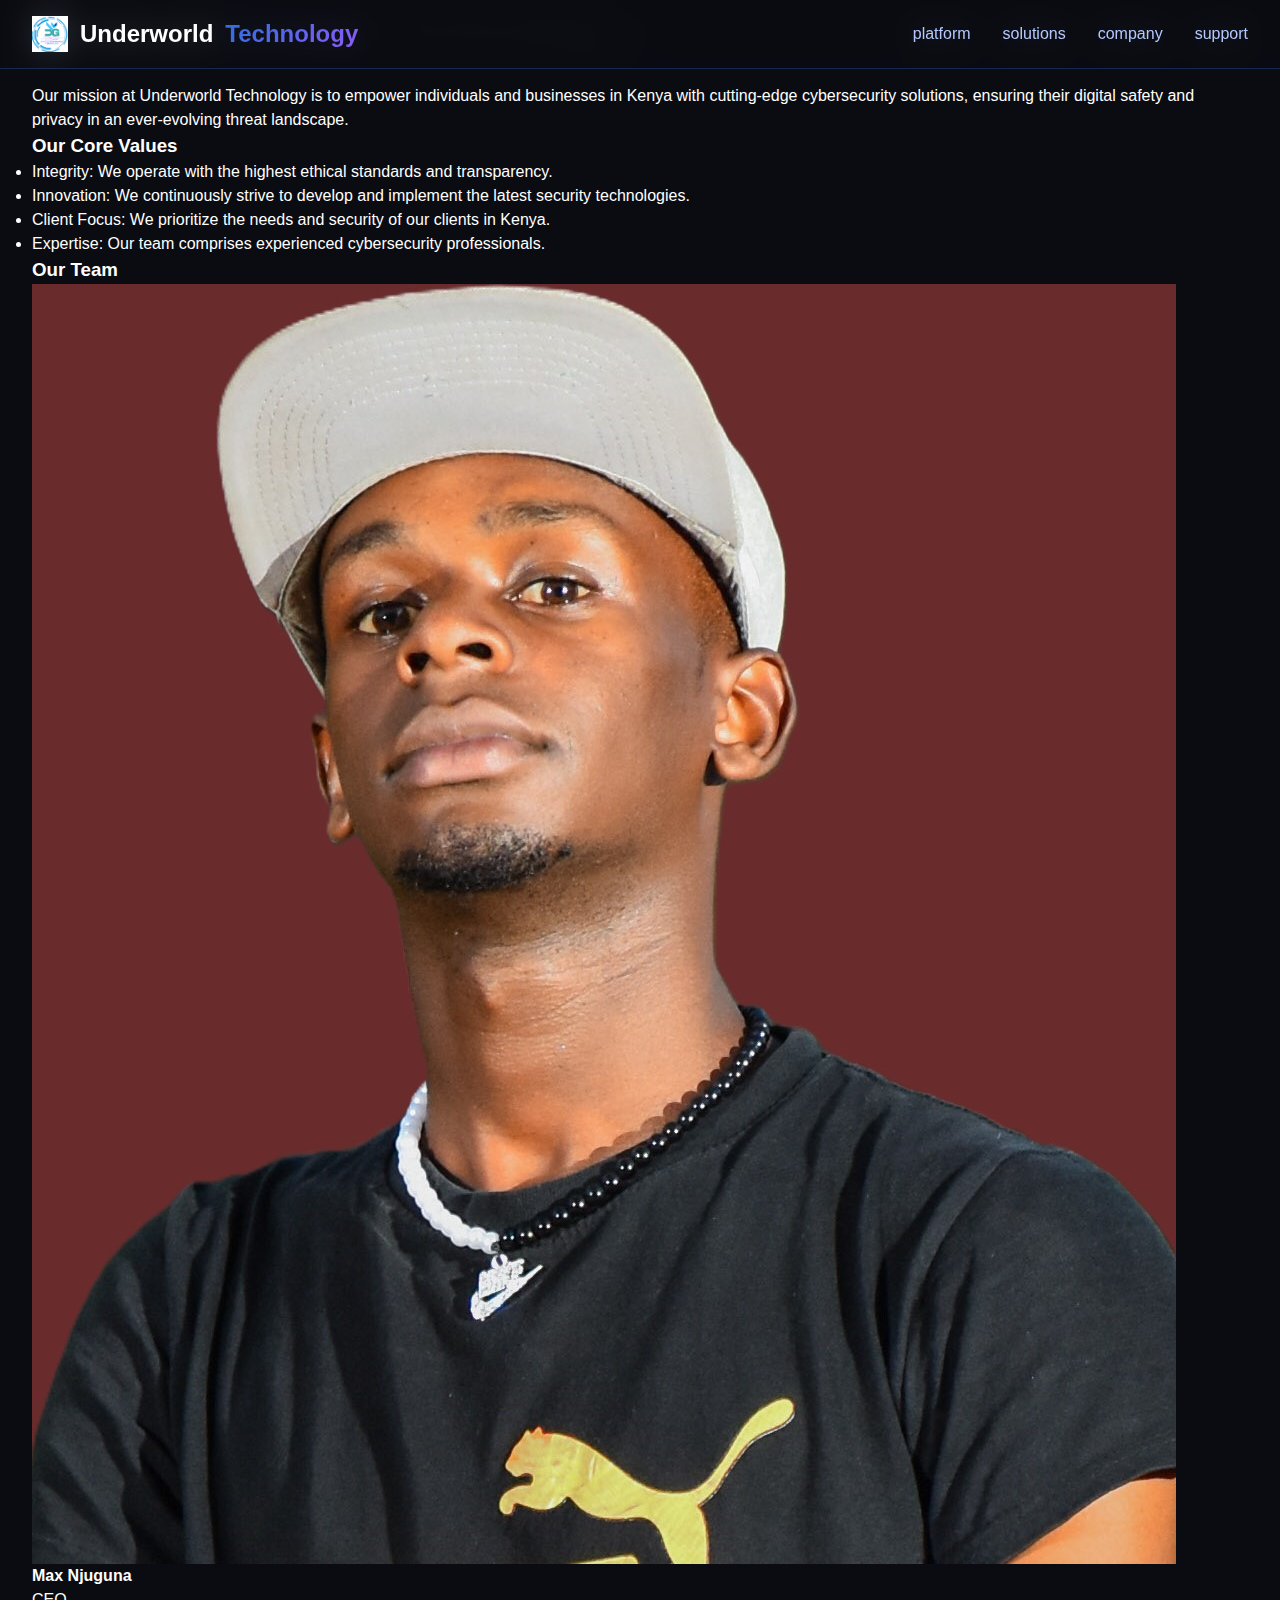
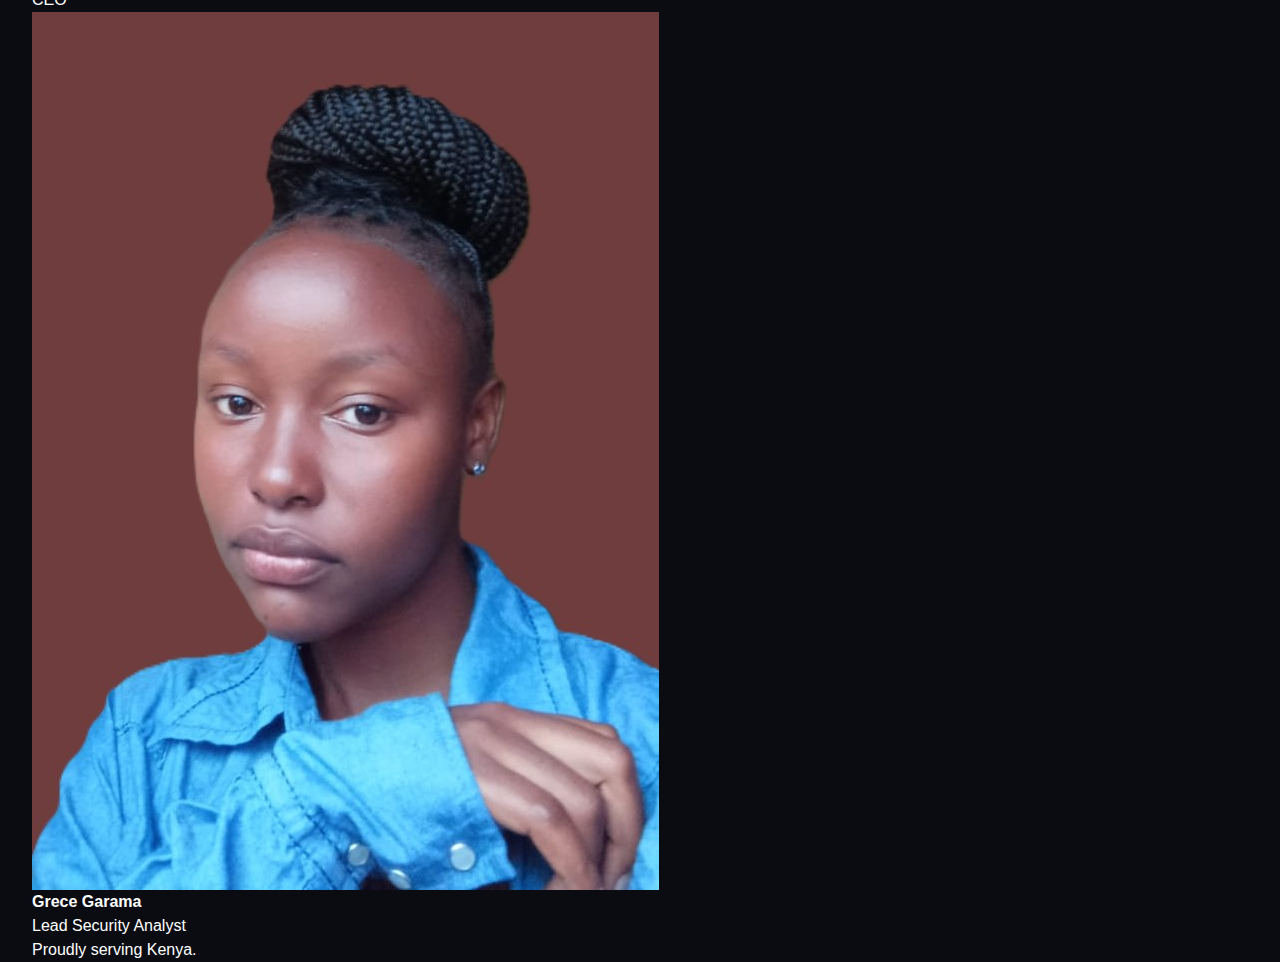
<file: company.html>
<!-- ...existing code... -->
<header class="navbar">
    <div class="container">
        <div class="logo">
            <img src="logo/logo2.png" alt="Logo Badge" class="logo-badge">
            Underworld <span>Technology</span>
        </div>
        <button class="hamburger" id="hamburger-btn" aria-label="Open navigation">
            <span></span>
            <span></span>
            <span></span>
        </button>
        <nav class="nav-links" id="nav-links">
            <ul>
                <li><a href="index.html">platform</a></li>
                <li><a href="index.html#solutions">solutions</a></li> 
                <li><a href="company.html">company</a></li>
                <li><a href="index.html#support">support</a></li>
            </ul>
        </nav>
    </div>
</header>
<!-- ...existing code... -->

<!-- Add before closing </body> tag -->
<script>
    const hamburger = document.getElementById('hamburger-btn');
    const navLinks = document.getElementById('nav-links');
    hamburger.addEventListener('click', () => {
        navLinks.classList.toggle('active');
        hamburger.classList.toggle('active');
    });
</script><!DOCTYPE html>
<html lang="en">
<head>
    <meta charset="UTF-8">
    <meta name="viewport" content="width=device-width, initial-scale=1.0">
    <title>Underworld Technology - Company</title>
    <link rel="stylesheet" href="company.css">
    <link rel="stylesheet" href="https://fonts.googleapis.com/css2?family=Poppins:wght@300;400;500;600;700&display=swap">
</head>
<body>
    <header class="navbar">
        <div class="container">
            <div class="logo">
                <img src="logo/logo2.png" alt="Logo Badge" class="logo-badge">
                Underworld <span>Technology</span>
            </div>
            <nav class="nav-links">
                <ul>
                    <li><a href="index.html">platform</a></li>
                    <li><a href="index.html#solutions">solutions</a></li> 
                    <li><a href="company.html">company</a></li>
                    <li><a href="index.html#support">support</a></li> </ul>
            </nav>
        </div>
    </header>

    <main>
        <section class="company-section">
            <div class="container">
                <h2 class="section-title">About Underworld Technology</h2>
                <p class="company-mission">Our mission at Underworld Technology is to empower individuals and businesses in Kenya with cutting-edge cybersecurity solutions, ensuring their digital safety and privacy in an ever-evolving threat landscape.</p>

                <div class="company-values">
                    <h3>Our Core Values</h3>
                    <ul>
                        <li>Integrity: We operate with the highest ethical standards and transparency.</li>
                        <li>Innovation: We continuously strive to develop and implement the latest security technologies.</li>
                        <li>Client Focus: We prioritize the needs and security of our clients in Kenya.</li>
                        <li>Expertise: Our team comprises experienced cybersecurity professionals.</li>
                    </ul>
                </div>

                <div class="company-team">
                    <h3>Our Team</h3>
                    <div class="team-members">
                        <div class="team-member">
                            <img src="logo/DSC_0561f.jpg" alt="Team Member 1">
                            <h4>Max Njuguna</h4>
                            <p>CEO</p>
                        </div>
                        <div class="team-member">
                            <img src="logo/IMG-20241120-WA0032.jpg" alt="Team Member 2">
                            <h4>Grece Garama</h4>
                            <p>Lead Security Analyst</p>
                        </div>
                        </div>
                </div>

                <p class="company-location">Proudly serving Kenya.</p>
            </div>
        </section>
    </main>
</body>
</html>
</file>
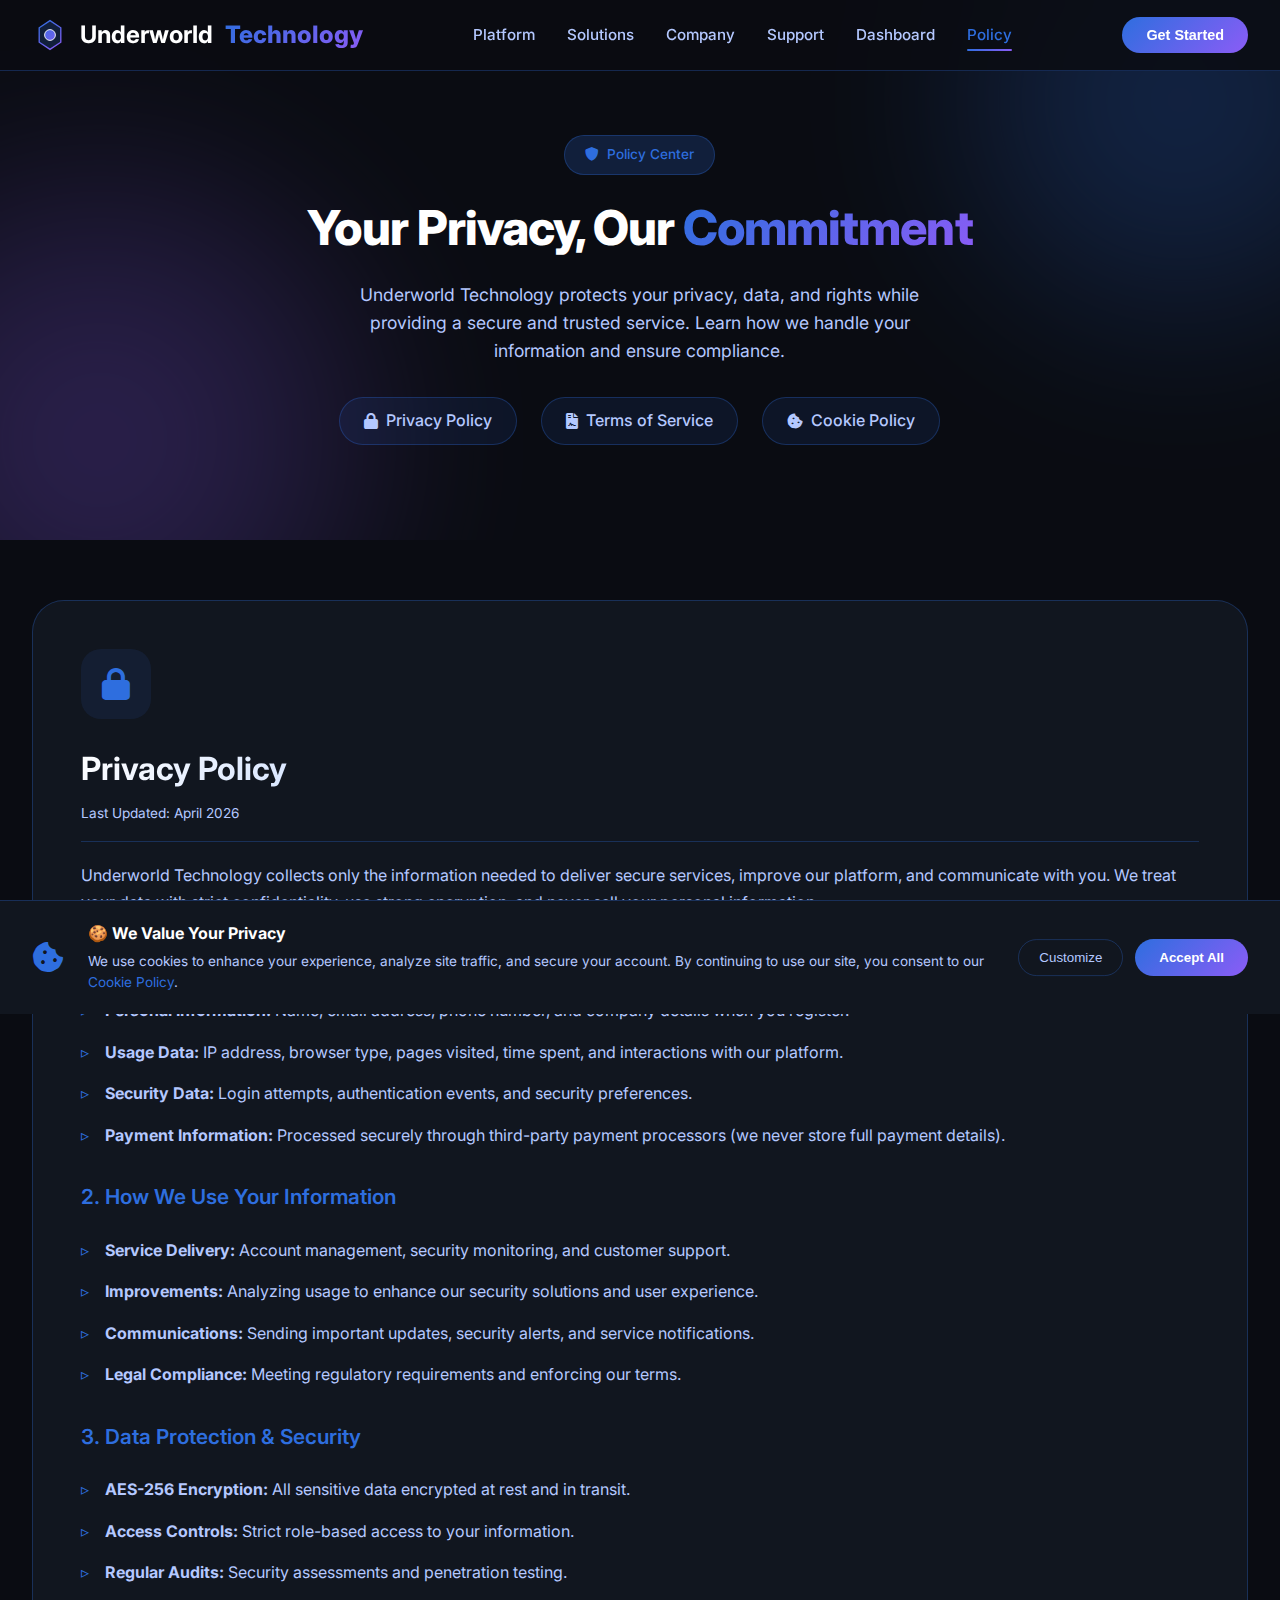
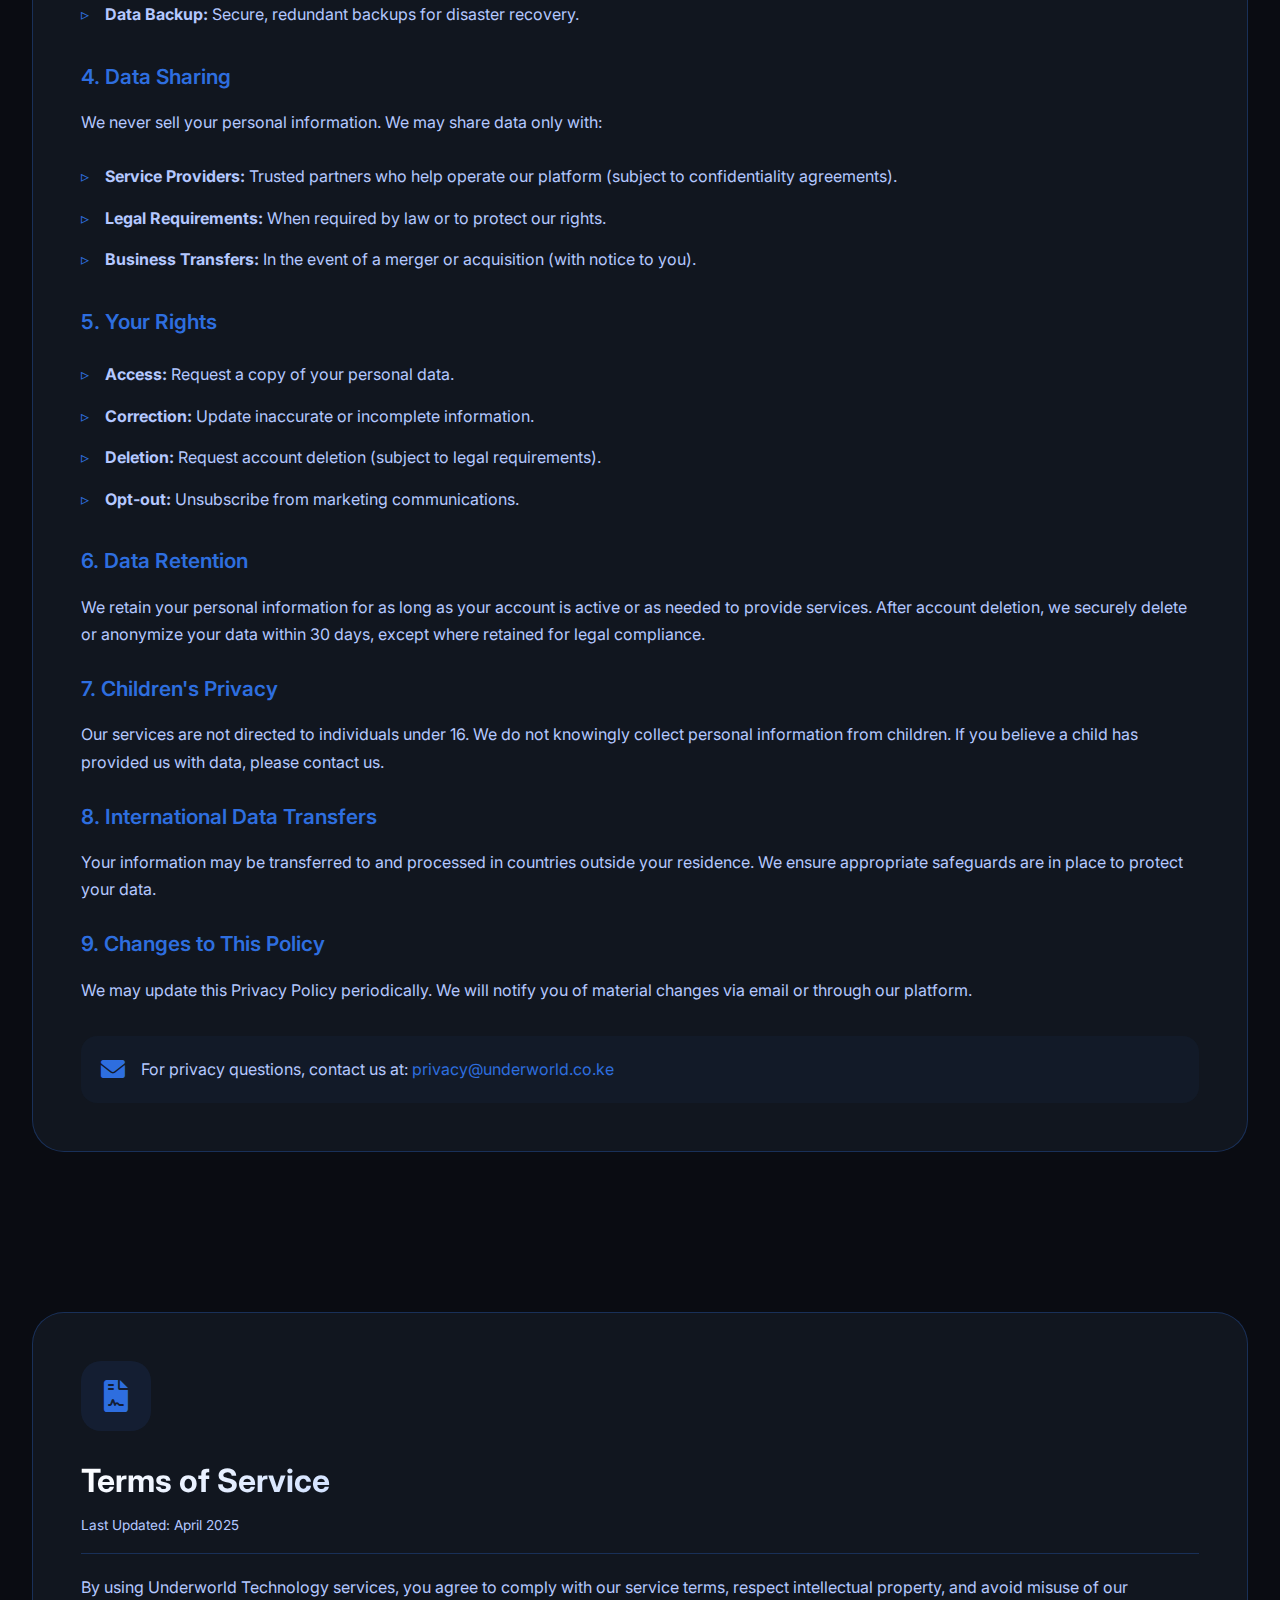
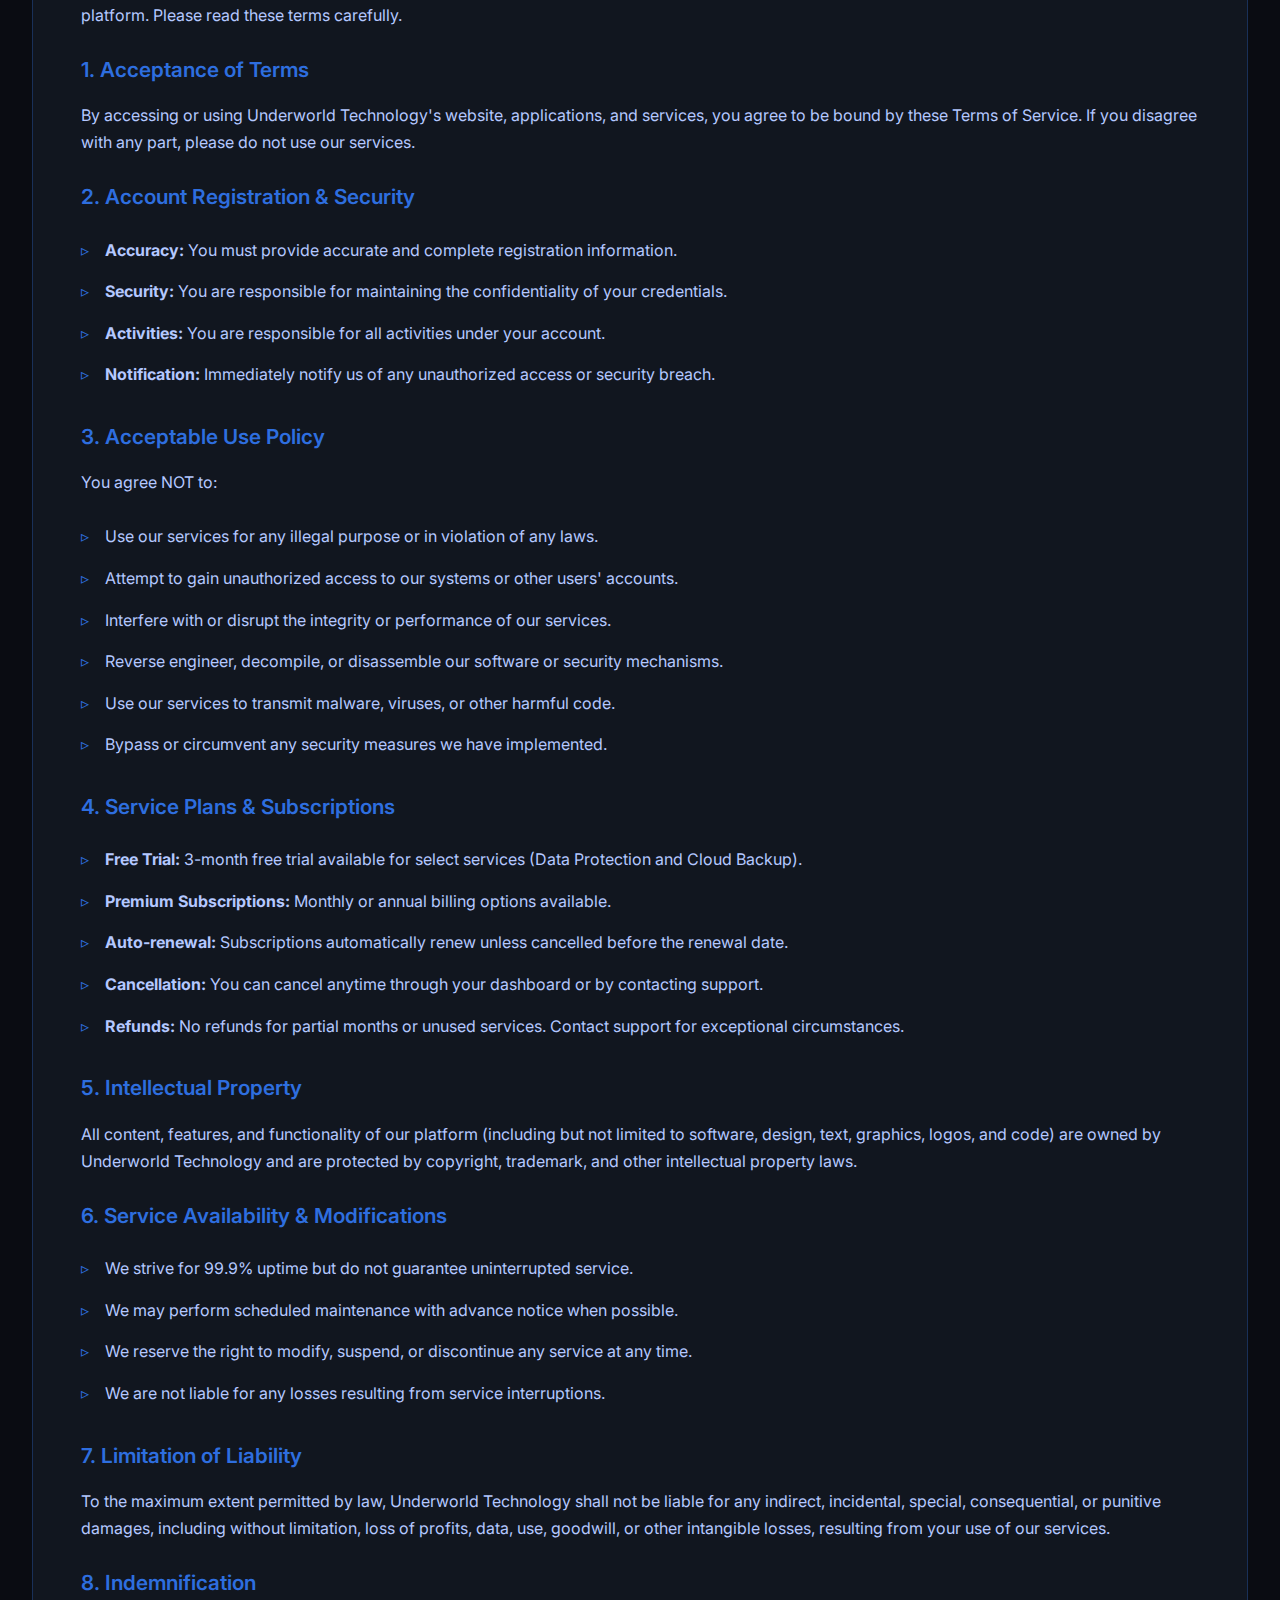
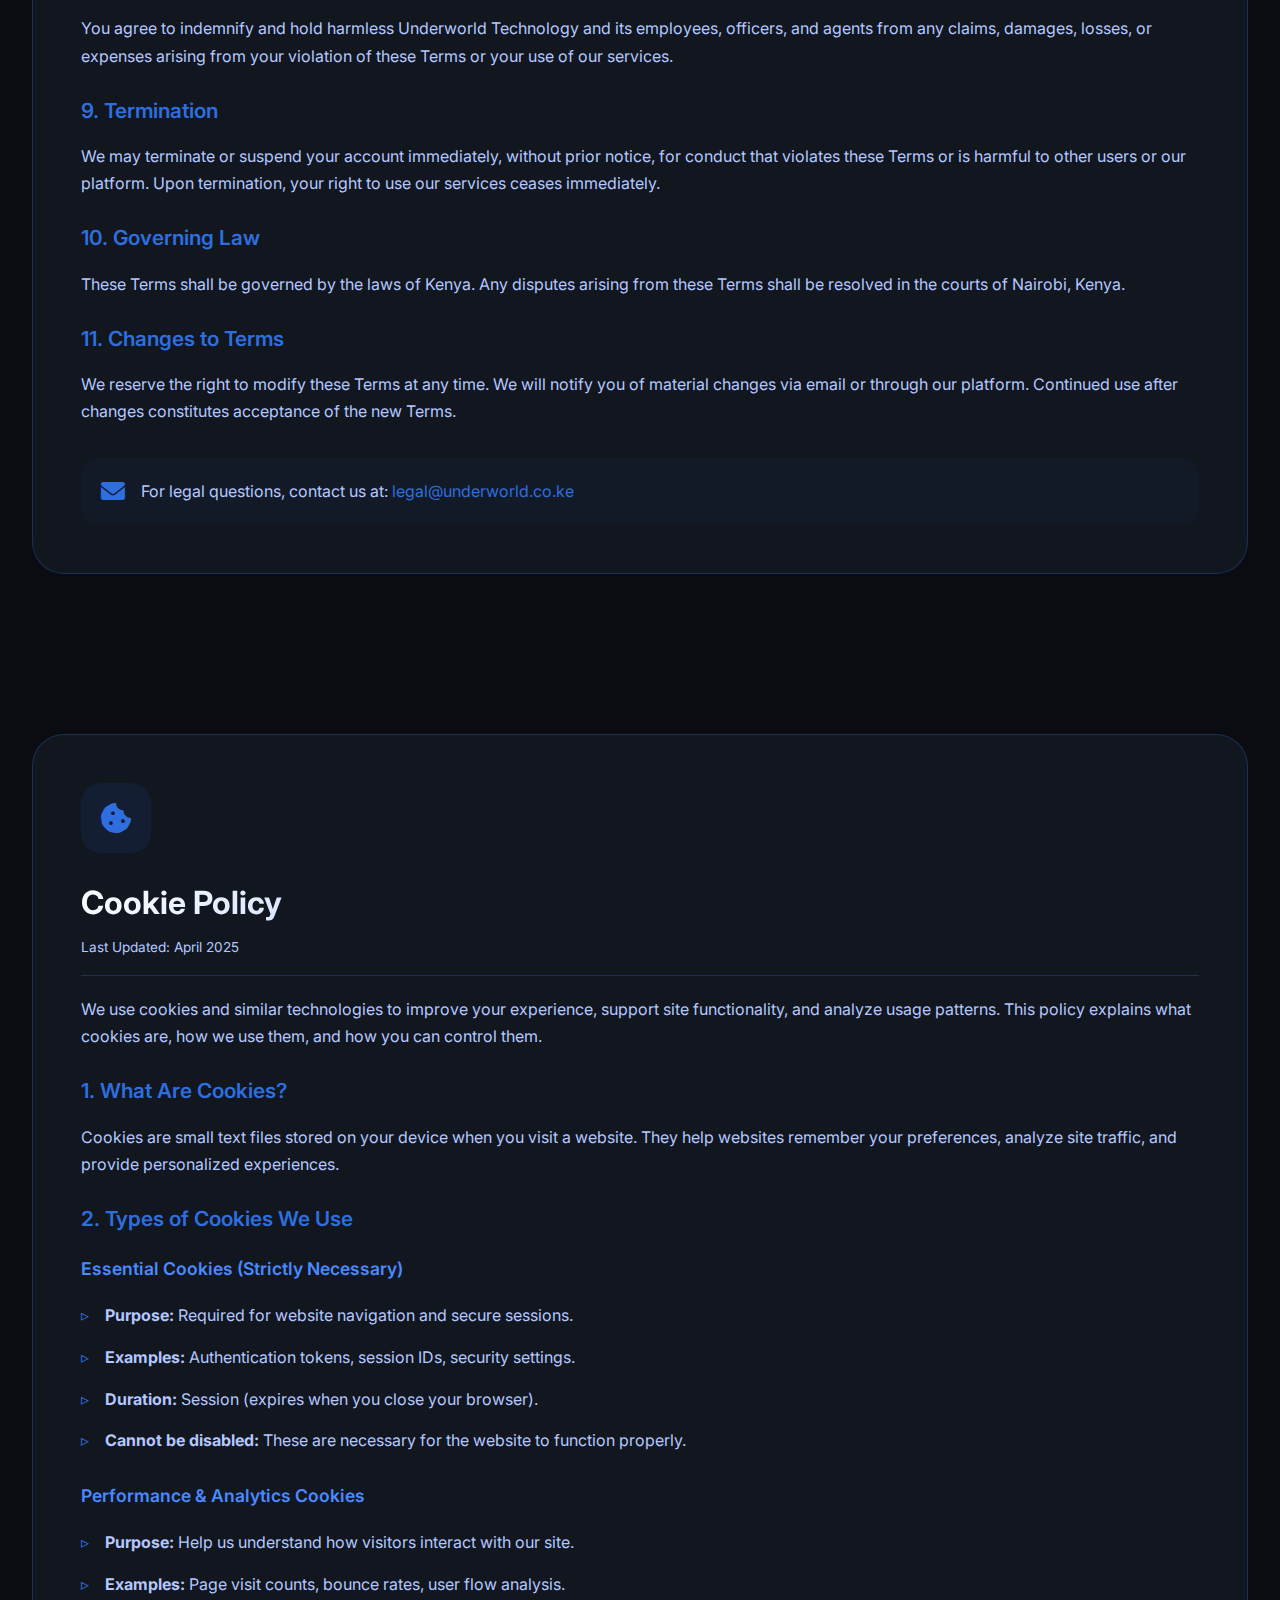
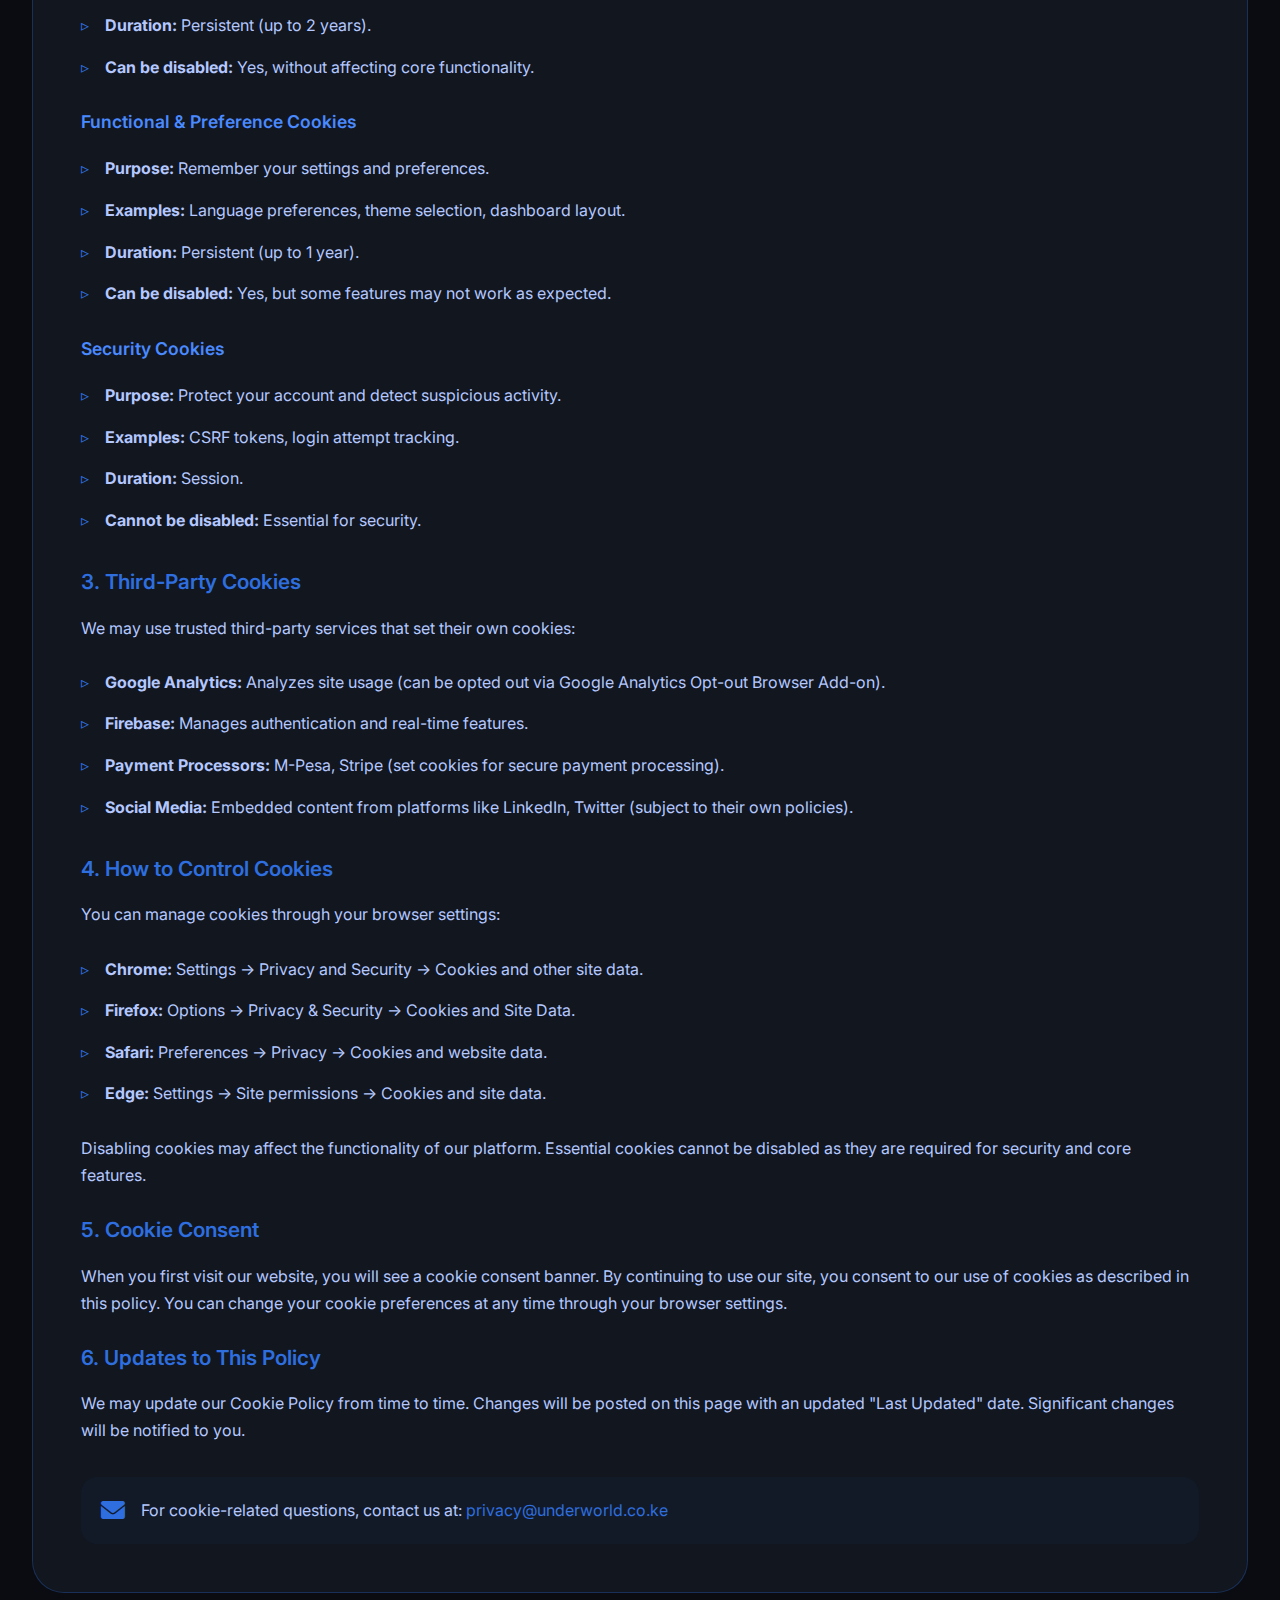
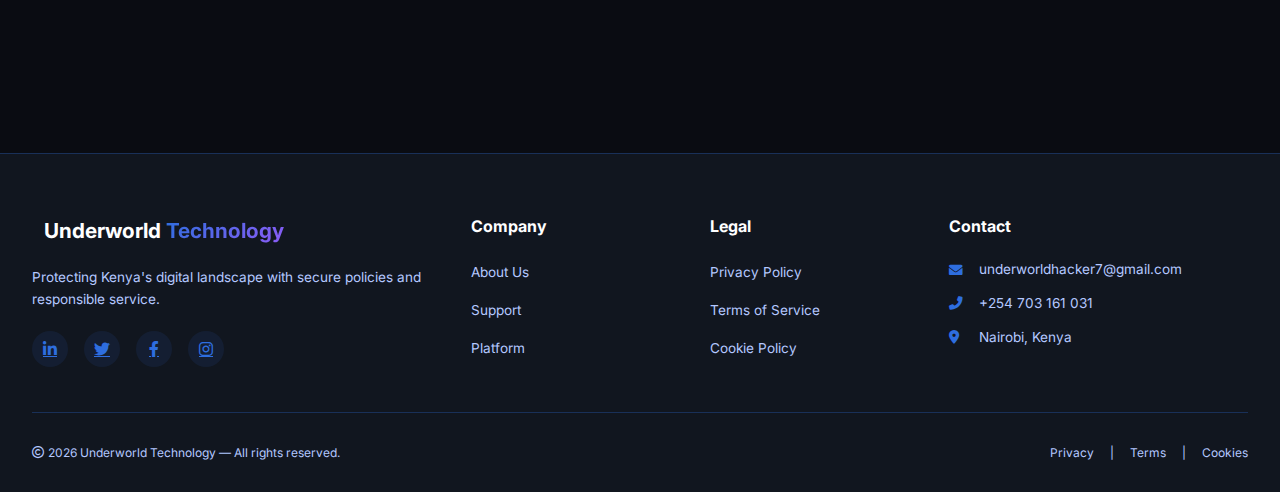
<file: policy.html>
<!DOCTYPE html>
<html lang="en">
<head>
    <meta charset="UTF-8">
    <meta name="viewport" content="width=device-width, initial-scale=1.0, viewport-fit=cover">
    <title>Underworld Technology | Privacy Policy & Terms</title>
    <meta name="description" content="Read the Underworld Technology privacy policy, terms of service, and cookie policy for secure and transparent use of our platform.">
    <link rel="preconnect" href="https://fonts.googleapis.com">
    <link rel="preconnect" href="https://fonts.gstatic.com" crossorigin>
    <link href="https://fonts.googleapis.com/css2?family=Inter:opsz,wght@14..32,300;400;500;600;700;800&display=swap" rel="stylesheet">
    <link rel="stylesheet" href="https://cdnjs.cloudflare.com/ajax/libs/font-awesome/6.0.0-beta3/css/all.min.css">
    <link rel="stylesheet" href="policy.css">
</head>
<body>
    <header class="navbar" id="navbar">
        <div class="container">
            <div class="logo">
                <svg class="logo-badge" viewBox="0 0 40 40" fill="none" xmlns="http://www.w3.org/2000/svg">
                    <path d="M20 4L32 12V28L20 36L8 28V12L20 4Z" stroke="url(#grad)" stroke-width="1.5" fill="rgba(46,110,223,0.2)" />
                    <circle cx="20" cy="20" r="6" fill="url(#grad)" stroke="white" stroke-width="1" />
                    <defs>
                        <linearGradient id="grad" x1="8" y1="4" x2="32" y2="36" gradientUnits="userSpaceOnUse">
                            <stop stop-color="#2e6edf" />
                            <stop offset="1" stop-color="#8b5cf6" />
                        </linearGradient>
                    </defs>
                </svg>
                Underworld <span>Technology</span>
            </div>
            <nav class="nav-links" id="navLinks">
                <ul>
                    <li><a href="index.html">Platform</a></li>
                    <li><a href="solution.html">Solutions</a></li>
                    <li><a href="company.html">Company</a></li>
                    <li><a href="support.html">Support</a></li>
                    <li><a href="dashboard.html">Dashboard</a></li>
                    <li><a href="policy.html" class="active">Policy</a></li>
                </ul>
            </nav>
            <button class="menu-toggle" id="menuToggle" aria-label="Toggle navigation">
                <span class="bar"></span>
                <span class="bar"></span>
                <span class="bar"></span>
            </button>
            <button class="get-started-btn" id="getStartedBtn">Get Started</button>
        </div>
    </header>

    <main>
        <!-- Hero Section -->
        <section class="policy-hero">
            <div class="container">
                <div class="hero-content">
                    <span class="hero-badge"><i class="fas fa-shield-alt"></i> Policy Center</span>
                    <h1 class="hero-title">Your Privacy, Our <span class="gradient-text">Commitment</span></h1>
                    <p class="hero-description">Underworld Technology protects your privacy, data, and rights while providing a secure and trusted service. Learn how we handle your information and ensure compliance.</p>
                    <div class="hero-links">
                        <a href="#privacy" class="hero-link"><i class="fas fa-lock"></i> Privacy Policy</a>
                        <a href="#terms" class="hero-link"><i class="fas fa-file-contract"></i> Terms of Service</a>
                        <a href="#cookies" class="hero-link"><i class="fas fa-cookie-bite"></i> Cookie Policy</a>
                    </div>
                </div>
            </div>
            <div class="hero-background-shapes">
                <div class="shape shape-1"></div>
                <div class="shape shape-2"></div>
            </div>
        </section>

        <!-- Privacy Policy Section -->
        <section class="policy-section" id="privacy">
            <div class="container">
                <div class="policy-card">
                    <div class="policy-icon"><i class="fas fa-lock"></i></div>
                    <h2>Privacy Policy</h2>
                    <p class="policy-date">Last Updated: April 2026</p>
                    <p>Underworld Technology collects only the information needed to deliver secure services, improve our platform, and communicate with you. We treat your data with strict confidentiality, use strong encryption, and never sell your personal information.</p>
                    
                    <h3>1. Information We Collect</h3>
                    <ul>
                        <li><strong>Personal Information:</strong> Name, email address, phone number, and company details when you register.</li>
                        <li><strong>Usage Data:</strong> IP address, browser type, pages visited, time spent, and interactions with our platform.</li>
                        <li><strong>Security Data:</strong> Login attempts, authentication events, and security preferences.</li>
                        <li><strong>Payment Information:</strong> Processed securely through third-party payment processors (we never store full payment details).</li>
                    </ul>

                    <h3>2. How We Use Your Information</h3>
                    <ul>
                        <li><strong>Service Delivery:</strong> Account management, security monitoring, and customer support.</li>
                        <li><strong>Improvements:</strong> Analyzing usage to enhance our security solutions and user experience.</li>
                        <li><strong>Communications:</strong> Sending important updates, security alerts, and service notifications.</li>
                        <li><strong>Legal Compliance:</strong> Meeting regulatory requirements and enforcing our terms.</li>
                    </ul>

                    <h3>3. Data Protection & Security</h3>
                    <ul>
                        <li><strong>AES-256 Encryption:</strong> All sensitive data encrypted at rest and in transit.</li>
                        <li><strong>Access Controls:</strong> Strict role-based access to your information.</li>
                        <li><strong>Regular Audits:</strong> Security assessments and penetration testing.</li>
                        <li><strong>Data Backup:</strong> Secure, redundant backups for disaster recovery.</li>
                    </ul>

                    <h3>4. Data Sharing</h3>
                    <p>We never sell your personal information. We may share data only with:</p>
                    <ul>
                        <li><strong>Service Providers:</strong> Trusted partners who help operate our platform (subject to confidentiality agreements).</li>
                        <li><strong>Legal Requirements:</strong> When required by law or to protect our rights.</li>
                        <li><strong>Business Transfers:</strong> In the event of a merger or acquisition (with notice to you).</li>
                    </ul>

                    <h3>5. Your Rights</h3>
                    <ul>
                        <li><strong>Access:</strong> Request a copy of your personal data.</li>
                        <li><strong>Correction:</strong> Update inaccurate or incomplete information.</li>
                        <li><strong>Deletion:</strong> Request account deletion (subject to legal requirements).</li>
                        <li><strong>Opt-out:</strong> Unsubscribe from marketing communications.</li>
                    </ul>

                    <h3>6. Data Retention</h3>
                    <p>We retain your personal information for as long as your account is active or as needed to provide services. After account deletion, we securely delete or anonymize your data within 30 days, except where retained for legal compliance.</p>

                    <h3>7. Children's Privacy</h3>
                    <p>Our services are not directed to individuals under 16. We do not knowingly collect personal information from children. If you believe a child has provided us with data, please contact us.</p>

                    <h3>8. International Data Transfers</h3>
                    <p>Your information may be transferred to and processed in countries outside your residence. We ensure appropriate safeguards are in place to protect your data.</p>

                    <h3>9. Changes to This Policy</h3>
                    <p>We may update this Privacy Policy periodically. We will notify you of material changes via email or through our platform.</p>

                    <div class="policy-contact">
                        <i class="fas fa-envelope"></i>
                        <p>For privacy questions, contact us at: <a href="mailto:privacy@underworld.co.ke">privacy@underworld.co.ke</a></p>
                    </div>
                </div>
            </div>
        </section>

        <!-- Terms of Service Section -->
        <section class="policy-section" id="terms">
            <div class="container">
                <div class="policy-card">
                    <div class="policy-icon"><i class="fas fa-file-contract"></i></div>
                    <h2>Terms of Service</h2>
                    <p class="policy-date">Last Updated: April 2025</p>
                    <p>By using Underworld Technology services, you agree to comply with our service terms, respect intellectual property, and avoid misuse of our platform. Please read these terms carefully.</p>

                    <h3>1. Acceptance of Terms</h3>
                    <p>By accessing or using Underworld Technology's website, applications, and services, you agree to be bound by these Terms of Service. If you disagree with any part, please do not use our services.</p>

                    <h3>2. Account Registration & Security</h3>
                    <ul>
                        <li><strong>Accuracy:</strong> You must provide accurate and complete registration information.</li>
                        <li><strong>Security:</strong> You are responsible for maintaining the confidentiality of your credentials.</li>
                        <li><strong>Activities:</strong> You are responsible for all activities under your account.</li>
                        <li><strong>Notification:</strong> Immediately notify us of any unauthorized access or security breach.</li>
                    </ul>

                    <h3>3. Acceptable Use Policy</h3>
                    <p>You agree NOT to:</p>
                    <ul>
                        <li>Use our services for any illegal purpose or in violation of any laws.</li>
                        <li>Attempt to gain unauthorized access to our systems or other users' accounts.</li>
                        <li>Interfere with or disrupt the integrity or performance of our services.</li>
                        <li>Reverse engineer, decompile, or disassemble our software or security mechanisms.</li>
                        <li>Use our services to transmit malware, viruses, or other harmful code.</li>
                        <li>Bypass or circumvent any security measures we have implemented.</li>
                    </ul>

                    <h3>4. Service Plans & Subscriptions</h3>
                    <ul>
                        <li><strong>Free Trial:</strong> 3-month free trial available for select services (Data Protection and Cloud Backup).</li>
                        <li><strong>Premium Subscriptions:</strong> Monthly or annual billing options available.</li>
                        <li><strong>Auto-renewal:</strong> Subscriptions automatically renew unless cancelled before the renewal date.</li>
                        <li><strong>Cancellation:</strong> You can cancel anytime through your dashboard or by contacting support.</li>
                        <li><strong>Refunds:</strong> No refunds for partial months or unused services. Contact support for exceptional circumstances.</li>
                    </ul>

                    <h3>5. Intellectual Property</h3>
                    <p>All content, features, and functionality of our platform (including but not limited to software, design, text, graphics, logos, and code) are owned by Underworld Technology and are protected by copyright, trademark, and other intellectual property laws.</p>

                    <h3>6. Service Availability & Modifications</h3>
                    <ul>
                        <li>We strive for 99.9% uptime but do not guarantee uninterrupted service.</li>
                        <li>We may perform scheduled maintenance with advance notice when possible.</li>
                        <li>We reserve the right to modify, suspend, or discontinue any service at any time.</li>
                        <li>We are not liable for any losses resulting from service interruptions.</li>
                    </ul>

                    <h3>7. Limitation of Liability</h3>
                    <p>To the maximum extent permitted by law, Underworld Technology shall not be liable for any indirect, incidental, special, consequential, or punitive damages, including without limitation, loss of profits, data, use, goodwill, or other intangible losses, resulting from your use of our services.</p>

                    <h3>8. Indemnification</h3>
                    <p>You agree to indemnify and hold harmless Underworld Technology and its employees, officers, and agents from any claims, damages, losses, or expenses arising from your violation of these Terms or your use of our services.</p>

                    <h3>9. Termination</h3>
                    <p>We may terminate or suspend your account immediately, without prior notice, for conduct that violates these Terms or is harmful to other users or our platform. Upon termination, your right to use our services ceases immediately.</p>

                    <h3>10. Governing Law</h3>
                    <p>These Terms shall be governed by the laws of Kenya. Any disputes arising from these Terms shall be resolved in the courts of Nairobi, Kenya.</p>

                    <h3>11. Changes to Terms</h3>
                    <p>We reserve the right to modify these Terms at any time. We will notify you of material changes via email or through our platform. Continued use after changes constitutes acceptance of the new Terms.</p>

                    <div class="policy-contact">
                        <i class="fas fa-envelope"></i>
                        <p>For legal questions, contact us at: <a href="mailto:legal@underworld.co.ke">legal@underworld.co.ke</a></p>
                    </div>
                </div>
            </div>
        </section>

        <!-- Cookie Policy Section -->
        <section class="policy-section" id="cookies">
            <div class="container">
                <div class="policy-card">
                    <div class="policy-icon"><i class="fas fa-cookie-bite"></i></div>
                    <h2>Cookie Policy</h2>
                    <p class="policy-date">Last Updated: April 2025</p>
                    <p>We use cookies and similar technologies to improve your experience, support site functionality, and analyze usage patterns. This policy explains what cookies are, how we use them, and how you can control them.</p>

                    <h3>1. What Are Cookies?</h3>
                    <p>Cookies are small text files stored on your device when you visit a website. They help websites remember your preferences, analyze site traffic, and provide personalized experiences.</p>

                    <h3>2. Types of Cookies We Use</h3>
                    
                    <h4>Essential Cookies (Strictly Necessary)</h4>
                    <ul>
                        <li><strong>Purpose:</strong> Required for website navigation and secure sessions.</li>
                        <li><strong>Examples:</strong> Authentication tokens, session IDs, security settings.</li>
                        <li><strong>Duration:</strong> Session (expires when you close your browser).</li>
                        <li><strong>Cannot be disabled:</strong> These are necessary for the website to function properly.</li>
                    </ul>

                    <h4>Performance & Analytics Cookies</h4>
                    <ul>
                        <li><strong>Purpose:</strong> Help us understand how visitors interact with our site.</li>
                        <li><strong>Examples:</strong> Page visit counts, bounce rates, user flow analysis.</li>
                        <li><strong>Duration:</strong> Persistent (up to 2 years).</li>
                        <li><strong>Can be disabled:</strong> Yes, without affecting core functionality.</li>
                    </ul>

                    <h4>Functional & Preference Cookies</h4>
                    <ul>
                        <li><strong>Purpose:</strong> Remember your settings and preferences.</li>
                        <li><strong>Examples:</strong> Language preferences, theme selection, dashboard layout.</li>
                        <li><strong>Duration:</strong> Persistent (up to 1 year).</li>
                        <li><strong>Can be disabled:</strong> Yes, but some features may not work as expected.</li>
                    </ul>

                    <h4>Security Cookies</h4>
                    <ul>
                        <li><strong>Purpose:</strong> Protect your account and detect suspicious activity.</li>
                        <li><strong>Examples:</strong> CSRF tokens, login attempt tracking.</li>
                        <li><strong>Duration:</strong> Session.</li>
                        <li><strong>Cannot be disabled:</strong> Essential for security.</li>
                    </ul>

                    <h3>3. Third-Party Cookies</h3>
                    <p>We may use trusted third-party services that set their own cookies:</p>
                    <ul>
                        <li><strong>Google Analytics:</strong> Analyzes site usage (can be opted out via Google Analytics Opt-out Browser Add-on).</li>
                        <li><strong>Firebase:</strong> Manages authentication and real-time features.</li>
                        <li><strong>Payment Processors:</strong> M-Pesa, Stripe (set cookies for secure payment processing).</li>
                        <li><strong>Social Media:</strong> Embedded content from platforms like LinkedIn, Twitter (subject to their own policies).</li>
                    </ul>

                    <h3>4. How to Control Cookies</h3>
                    <p>You can manage cookies through your browser settings:</p>
                    <ul>
                        <li><strong>Chrome:</strong> Settings → Privacy and Security → Cookies and other site data.</li>
                        <li><strong>Firefox:</strong> Options → Privacy & Security → Cookies and Site Data.</li>
                        <li><strong>Safari:</strong> Preferences → Privacy → Cookies and website data.</li>
                        <li><strong>Edge:</strong> Settings → Site permissions → Cookies and site data.</li>
                    </ul>
                    <p>Disabling cookies may affect the functionality of our platform. Essential cookies cannot be disabled as they are required for security and core features.</p>

                    <h3>5. Cookie Consent</h3>
                    <p>When you first visit our website, you will see a cookie consent banner. By continuing to use our site, you consent to our use of cookies as described in this policy. You can change your cookie preferences at any time through your browser settings.</p>

                    <h3>6. Updates to This Policy</h3>
                    <p>We may update our Cookie Policy from time to time. Changes will be posted on this page with an updated "Last Updated" date. Significant changes will be notified to you.</p>

                    <div class="policy-contact">
                        <i class="fas fa-envelope"></i>
                        <p>For cookie-related questions, contact us at: <a href="mailto:privacy@underworld.co.ke">privacy@underworld.co.ke</a></p>
                    </div>
                </div>
            </div>
        </section>

        <!-- Cookie Consent Banner -->
        <div class="cookie-consent" id="cookieConsent">
            <div class="cookie-content">
                <i class="fas fa-cookie-bite"></i>
                <div class="cookie-text">
                    <h4>🍪 We Value Your Privacy</h4>
                    <p>We use cookies to enhance your experience, analyze site traffic, and secure your account. By continuing to use our site, you consent to our <a href="policy.html#cookies">Cookie Policy</a>.</p>
                </div>
                <div class="cookie-buttons">
                    <button class="cookie-settings" id="cookieSettings">Customize</button>
                    <button class="cookie-accept" id="cookieAccept">Accept All</button>
                </div>
            </div>
        </div>

        <!-- Cookie Settings Modal -->
        <div class="modal-overlay" id="cookieModal">
            <div class="cookie-modal">
                <div class="modal-header">
                    <h2><i class="fas fa-cookie-bite"></i> Cookie Preferences</h2>
                    <button class="modal-close" id="closeCookieModal"><i class="fas fa-times"></i></button>
                </div>
                <div class="cookie-preferences">
                    <div class="cookie-preference">
                        <div class="preference-info">
                            <h3>Essential Cookies</h3>
                            <p>Required for website functionality and security. Cannot be disabled.</p>
                        </div>
                        <div class="preference-toggle">
                            <span class="toggle-status always-on">Always On</span>
                        </div>
                    </div>
                    <div class="cookie-preference">
                        <div class="preference-info">
                            <h3>Performance & Analytics</h3>
                            <p>Help us improve our website by analyzing usage patterns.</p>
                        </div>
                        <label class="toggle-switch">
                            <input type="checkbox" id="analyticsCookies" checked>
                            <span class="toggle-slider"></span>
                        </label>
                    </div>
                    <div class="cookie-preference">
                        <div class="preference-info">
                            <h3>Functional Cookies</h3>
                            <p>Remember your preferences and settings for a better experience.</p>
                        </div>
                        <label class="toggle-switch">
                            <input type="checkbox" id="functionalCookies" checked>
                            <span class="toggle-slider"></span>
                        </label>
                    </div>
                </div>
                <div class="modal-actions">
                    <button class="btn-secondary" id="savePreferences">Save Preferences</button>
                    <button class="btn-primary" id="acceptAllCookies">Accept All</button>
                </div>
            </div>
        </div>
    </main>

    <footer class="footer-section">
        <div class="container">
            <div class="footer-grid">
                <div class="footer-brand">
                    <div class="footer-logo"><i class="fas fa-shield-hooded"></i><span>Underworld <span>Technology</span></span></div>
                    <p>Protecting Kenya's digital landscape with secure policies and responsible service.</p>
                    <div class="footer-social">
                        <a href="#"><i class="fab fa-linkedin-in"></i></a>
                        <a href="#"><i class="fab fa-twitter"></i></a>
                        <a href="#"><i class="fab fa-facebook-f"></i></a>
                        <a href="#"><i class="fab fa-instagram"></i></a>
                    </div>
                </div>
                <div class="footer-links"><h4>Company</h4><ul><li><a href="company.html">About Us</a></li><li><a href="support.html">Support</a></li><li><a href="index.html">Platform</a></li></ul></div>
                <div class="footer-links"><h4>Legal</h4><ul><li><a href="policy.html#privacy">Privacy Policy</a></li><li><a href="policy.html#terms">Terms of Service</a></li><li><a href="policy.html#cookies">Cookie Policy</a></li></ul></div>
                <div class="footer-contact"><h4>Contact</h4><ul><li><i class="fas fa-envelope"></i> <a href="mailto:underworldhacker7@gmail.com">underworldhacker7@gmail.com</a></li><li><i class="fas fa-phone-alt"></i> +254 703 161 031</li><li><i class="fas fa-map-marker-alt"></i> Nairobi, Kenya</li></ul></div>
            </div>
            <div class="footer-bottom">
                <p><i class="far fa-copyright"></i> <span id="currentYear"></span> Underworld Technology — All rights reserved.</p>
                <p class="footer-policy-links"><a href="policy.html#privacy">Privacy</a> | <a href="policy.html#terms">Terms</a> | <a href="policy.html#cookies">Cookies</a></p>
            </div>
        </div>
    </footer>

    <script>
        // Set current year
        document.getElementById('currentYear').textContent = new Date().getFullYear();

        // Mobile menu toggle
        const menuToggle = document.getElementById('menuToggle');
        const navLinks = document.getElementById('navLinks');
        
        if (menuToggle && navLinks) {
            menuToggle.addEventListener('click', (e) => {
                e.stopPropagation();
                navLinks.classList.toggle('open');
                menuToggle.classList.toggle('active');
            });
            document.addEventListener('click', () => {
                navLinks.classList.remove('open');
                if (menuToggle) menuToggle.classList.remove('active');
            });
            navLinks.querySelectorAll('a').forEach(link => {
                link.addEventListener('click', () => {
                    navLinks.classList.remove('open');
                    if (menuToggle) menuToggle.classList.remove('active');
                });
            });
        }

        // Navbar scroll effect
        window.addEventListener('scroll', () => {
            const navbar = document.getElementById('navbar');
            if (window.scrollY > 50) {
                navbar.classList.add('scrolled');
            } else {
                navbar.classList.remove('scrolled');
            }
        });

        // Get Started button
        document.getElementById('getStartedBtn')?.addEventListener('click', () => {
            window.location.href = 'sign up.html';
        });

        // Cookie Consent Logic
        const cookieConsent = document.getElementById('cookieConsent');
        const cookieModal = document.getElementById('cookieModal');
        const cookieAccept = document.getElementById('cookieAccept');
        const cookieSettings = document.getElementById('cookieSettings');
        const closeCookieModal = document.getElementById('closeCookieModal');
        const savePreferences = document.getElementById('savePreferences');
        const acceptAllCookies = document.getElementById('acceptAllCookies');

        // Check if user already accepted cookies
        if (!localStorage.getItem('cookie_consent')) {
            setTimeout(() => {
                if (cookieConsent) cookieConsent.classList.add('show');
            }, 1000);
        }

        function acceptAllCookiesFunc() {
            localStorage.setItem('cookie_consent', 'all');
            localStorage.setItem('analytics_cookies', 'true');
            localStorage.setItem('functional_cookies', 'true');
            if (cookieConsent) cookieConsent.classList.remove('show');
            if (cookieModal) cookieModal.classList.remove('active');
            showNotification('Cookie preferences saved!', 'success');
        }

        function saveCookiePreferences() {
            const analytics = document.getElementById('analyticsCookies')?.checked || false;
            const functional = document.getElementById('functionalCookies')?.checked || false;
            localStorage.setItem('cookie_consent', 'custom');
            localStorage.setItem('analytics_cookies', analytics);
            localStorage.setItem('functional_cookies', functional);
            if (cookieModal) cookieModal.classList.remove('active');
            if (cookieConsent) cookieConsent.classList.remove('show');
            showNotification('Cookie preferences saved!', 'success');
        }

        if (cookieAccept) cookieAccept.addEventListener('click', acceptAllCookiesFunc);
        if (cookieSettings) cookieSettings.addEventListener('click', () => {
            if (cookieModal) cookieModal.classList.add('active');
        });
        if (closeCookieModal) closeCookieModal.addEventListener('click', () => {
            if (cookieModal) cookieModal.classList.remove('active');
        });
        if (savePreferences) savePreferences.addEventListener('click', saveCookiePreferences);
        if (acceptAllCookies) acceptAllCookies.addEventListener('click', acceptAllCookiesFunc);
        if (cookieModal) {
            cookieModal.addEventListener('click', (e) => {
                if (e.target === cookieModal) cookieModal.classList.remove('active');
            });
        }

        function showNotification(message, type) {
            const notification = document.createElement('div');
            notification.className = `notification notification-${type}`;
            notification.innerHTML = `<i class="fas ${type === 'success' ? 'fa-check-circle' : 'fa-info-circle'}"></i><span>${message}</span>`;
            notification.style.cssText = `position:fixed;bottom:20px;right:20px;background:var(--bg-card);border:1px solid var(--blue-primary);border-radius:12px;padding:12px 20px;display:flex;align-items:center;gap:12px;z-index:2000;animation:slideIn 0.3s ease;`;
            document.body.appendChild(notification);
            setTimeout(() => notification.remove(), 3000);
        }

        // Smooth scroll for anchor links
        document.querySelectorAll('a[href^="#"]').forEach(anchor => {
            anchor.addEventListener('click', function(e) {
                const href = this.getAttribute('href');
                if (href !== '#' && href !== '') {
                    const target = document.querySelector(href);
                    if (target) {
                        e.preventDefault();
                        target.scrollIntoView({ behavior: 'smooth' });
                    }
                }
            });
        });
    </script>
</body>
</html>
</file>
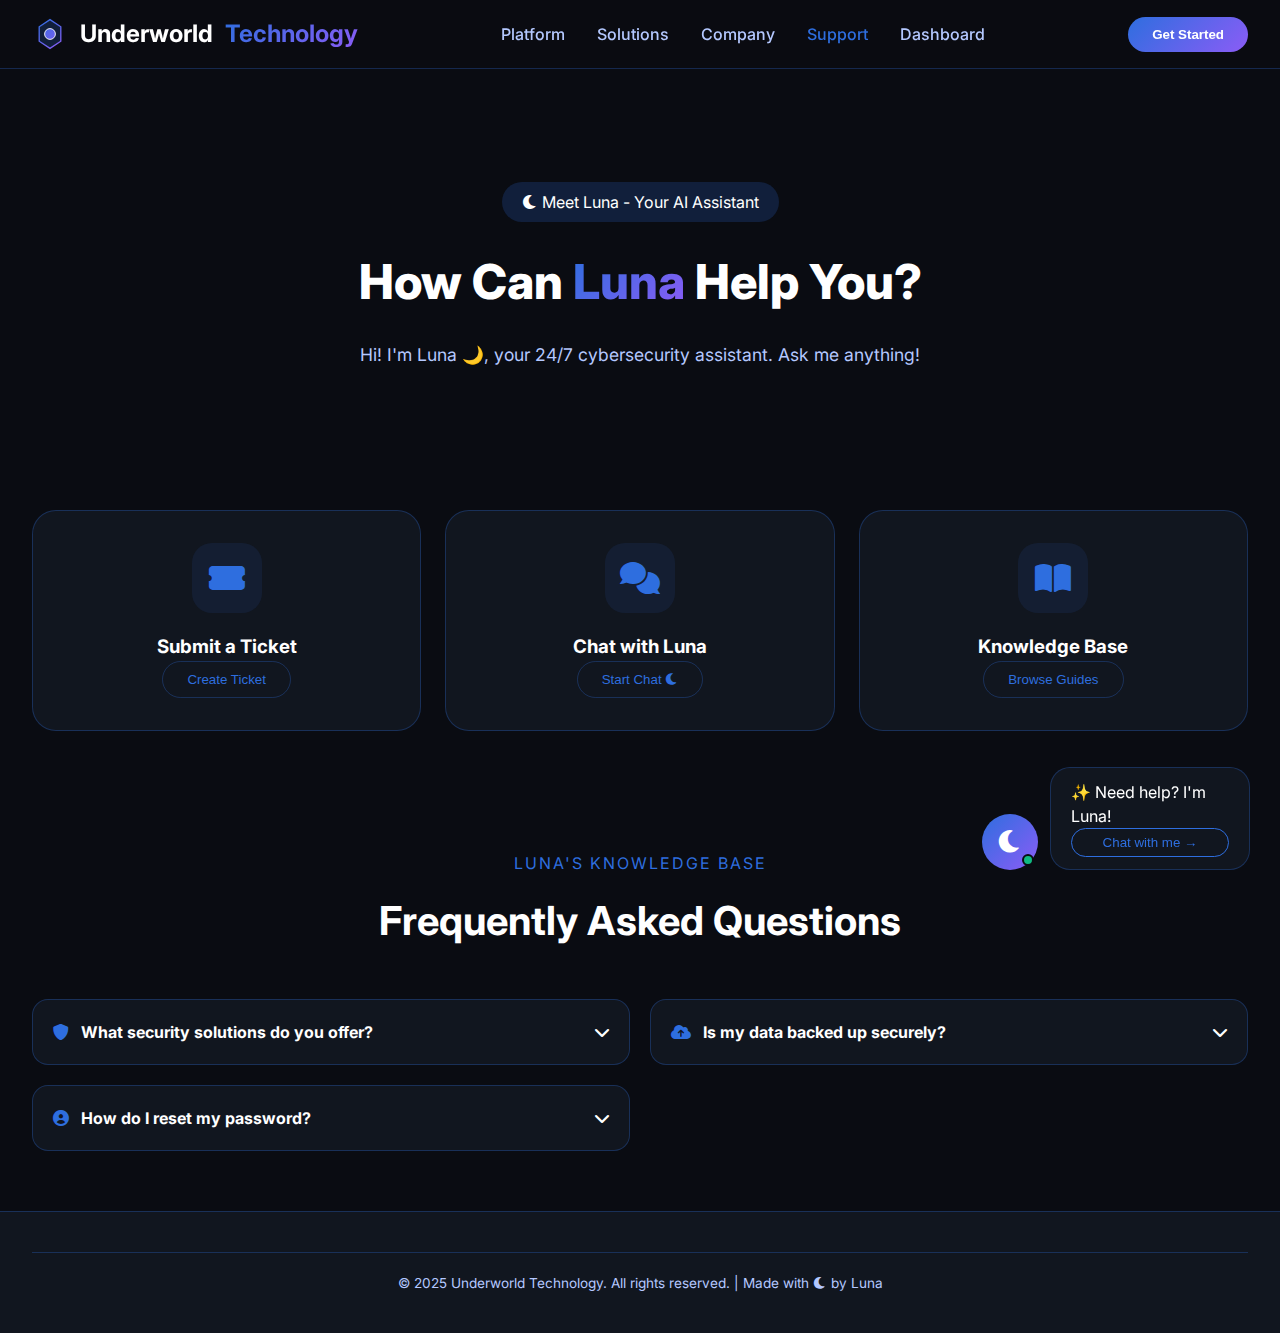
<file: support.html>
<!DOCTYPE html>
<html lang="en">
<head>
    <meta charset="UTF-8">
    <meta name="viewport" content="width=device-width, initial-scale=1.0, viewport-fit=cover">
    <title>Underworld Technology | Support Center - Meet Luna</title>
    <link href="https://fonts.googleapis.com/css2?family=Inter:opsz,wght@14..32,300;400;500;600;700;800&display=swap" rel="stylesheet">
    <link rel="stylesheet" href="https://cdnjs.cloudflare.com/ajax/libs/font-awesome/6.0.0-beta3/css/all.min.css">
    <link rel="stylesheet" href="support.css">
</head>
<body>
    <header class="navbar" id="navbar">
        <div class="container">
            <div class="logo">
                <svg class="logo-badge" viewBox="0 0 40 40" fill="none" xmlns="http://www.w3.org/2000/svg">
                    <path d="M20 4L32 12V28L20 36L8 28V12L20 4Z" stroke="url(#grad)" stroke-width="1.5" fill="rgba(46,110,223,0.2)" />
                    <circle cx="20" cy="20" r="6" fill="url(#grad)" stroke="white" stroke-width="1" />
                    <defs><linearGradient id="grad" x1="8" y1="4" x2="32" y2="36" gradientUnits="userSpaceOnUse"><stop stop-color="#2e6edf"/><stop offset="1" stop-color="#8b5cf6"/></linearGradient></defs>
                </svg>
                Underworld <span>Technology</span>
            </div>
            <nav class="nav-links" id="navLinks"><ul><li><a href="index.html">Platform</a></li>
            <li><a href="solution.html">Solutions</a></li>
            <li><a href="company.html">Company</a>
            </li><li><a href="support.html" class="active">Support</a></li>
            <li><a href="services.html">Dashboard</a></li></ul></nav>
            <button class="menu-toggle" id="menuToggle"><span class="bar"></span><span class="bar"></span><span class="bar"></span></button>
            <button class="get-started-btn" onclick="window.location.href='sign up.html'">Get Started</button>
        </div>
    </header>

    <main>
        <section class="support-hero"><div class="container"><div class="hero-content"><span class="hero-badge"><i class="fas fa-moon"></i> Meet Luna - Your AI Assistant</span><h1 class="hero-title">How Can <span class="gradient-text">Luna</span> Help You?</h1><p class="hero-description">Hi! I'm Luna 🌙, your 24/7 cybersecurity assistant. Ask me anything!</p></div></div></section>

        <section class="quick-actions"><div class="container"><div class="quick-actions-grid"><div class="quick-action-card"><div class="action-icon"><i class="fas fa-ticket-alt"></i></div><h3>Submit a Ticket</h3><button class="action-btn" onclick="alert('Ticket system coming soon!')">Create Ticket</button></div><div class="quick-action-card"><div class="action-icon"><i class="fas fa-comments"></i></div><h3>Chat with Luna</h3><button class="action-btn" id="openChatBtn">Start Chat <i class="fas fa-moon"></i></button></div><div class="quick-action-card"><div class="action-icon"><i class="fas fa-book-open"></i></div><h3>Knowledge Base</h3><button class="action-btn">Browse Guides</button></div></div></div></section>

        <section class="faq-section"><div class="container"><div class="section-header"><span class="section-subtitle">Luna's Knowledge Base</span><h2 class="section-title">Frequently Asked Questions</h2></div><div class="faq-grid"><div class="faq-card"><div class="faq-header"><i class="fas fa-shield-alt"></i><h3>What security solutions do you offer?</h3><i class="fas fa-chevron-down faq-toggle"></i></div><div class="faq-content"><p>We offer Endpoint Security, Network Security, Cloud Security, Data Backup, and Security Training.</p></div></div><div class="faq-card"><div class="faq-header"><i class="fas fa-cloud-upload-alt"></i><h3>Is my data backed up securely?</h3><i class="fas fa-chevron-down faq-toggle"></i></div><div class="faq-content"><p>Yes! AES-256 encryption, automated daily backups, and secure offsite storage.</p></div></div><div class="faq-card"><div class="faq-header"><i class="fas fa-user-circle"></i><h3>How do I reset my password?</h3><i class="fas fa-chevron-down faq-toggle"></i></div><div class="faq-content"><p>Click 'Forgot Password?' on login, enter your email, and follow the reset link.</p></div></div></div></div></section>
    </main>

    <div class="luna-floating-badge" id="lunaFloatingBadge"><div class="luna-avatar-small"><i class="fas fa-moon"></i><span class="luna-online-dot"></span></div><div class="luna-speech-bubble"><p>✨ Need help? I'm Luna!</p><button id="floatingChatBtn">Chat with me →</button></div></div>

    <div class="modal-overlay" id="chatModal"><div class="chat-modal"><div class="chat-header"><div class="chat-header-info"><i class="fas fa-moon"></i><div><h3>Chat with Luna 🌙</h3><p>Online • Always here to help</p></div></div><button class="chat-close" id="closeChatModal"><i class="fas fa-times"></i></button></div><div class="chat-messages" id="chatMessages"><div class="chat-message bot"><div class="message-avatar"><i class="fas fa-moon"></i></div><div class="message-content"><p>✨ Hi! I'm Luna! How can I help you today? 🌙</p></div></div></div><div class="chat-input-area"><input type="text" id="chatInput" placeholder="Ask Luna anything..." class="chat-input"><button id="sendChatBtn" class="chat-send"><i class="fas fa-paper-plane"></i></button></div></div></div>

    <footer class="footer"><div class="container"><div class="footer-bottom"><p>&copy; 2025 Underworld Technology. All rights reserved. | Made with <i class="fas fa-moon"></i> by Luna</p></div></div></footer>

    <script>
        const chatModal = document.getElementById('chatModal');
        const openChatBtn = document.getElementById('openChatBtn');
        const floatingChatBtn = document.getElementById('floatingChatBtn');
        const closeChatModal = document.getElementById('closeChatModal');
        const sendChatBtn = document.getElementById('sendChatBtn');
        const chatInput = document.getElementById('chatInput');
        const chatMessages = document.getElementById('chatMessages');

        function openChat() { chatModal.classList.add('active'); }
        function closeChat() { chatModal.classList.remove('active'); }
        function addMessage(msg, isUser = false) {
            const div = document.createElement('div');
            div.className = `chat-message ${isUser ? 'user' : 'bot'}`;
            div.innerHTML = `<div class="message-avatar"><i class="fas ${isUser ? 'fa-user' : 'fa-moon'}"></i></div><div class="message-content"><p>${msg}</p></div>`;
            chatMessages.appendChild(div);
            chatMessages.scrollTop = chatMessages.scrollHeight;
        }
        function sendMessage() {
            const msg = chatInput.value.trim();
            if (!msg) return;
            addMessage(msg, true);
            chatInput.value = '';
            setTimeout(() => {
                let response = "I'm here to help! You can ask me about security, backups, or account issues.";
                if (msg.toLowerCase().includes('security')) response = "🔒 Our security solutions include Endpoint Protection, Network Security, and Cloud Security!";
                else if (msg.toLowerCase().includes('backup')) response = "💾 Your data is backed up daily with AES-256 encryption!";
                else if (msg.toLowerCase().includes('password')) response = "🔑 Click 'Forgot Password?' on the login page to reset your password.";
                addMessage(response, false);
            }, 500);
        }
        if (openChatBtn) openChatBtn.addEventListener('click', openChat);
        if (floatingChatBtn) floatingChatBtn.addEventListener('click', openChat);
        if (closeChatModal) closeChatModal.addEventListener('click', closeChat);
        if (sendChatBtn) sendChatBtn.addEventListener('click', sendMessage);
        if (chatInput) chatInput.addEventListener('keypress', (e) => { if (e.key === 'Enter') sendMessage(); });
        if (chatModal) chatModal.addEventListener('click', (e) => { if (e.target === chatModal) closeChat(); });

        const menuToggle = document.getElementById('menuToggle');
        const navLinks = document.getElementById('navLinks');
        if (menuToggle && navLinks) {
            menuToggle.addEventListener('click', (e) => { e.stopPropagation(); navLinks.classList.toggle('open'); });
            document.addEventListener('click', () => { navLinks.classList.remove('open'); });
        }
    </script>
</body>
</html>
</file>
<file: company.css>
:root {
    --primary-text: #ffffff;
    --secondary-text: #b4c8ff;
    --bg-dark: #0a0c12;
    --bg-card: #11161f;
    --blue-primary: #2e6edf;
    --border-color: rgba(46, 110, 223, 0.3);
    --gradient-blue: linear-gradient(135deg, #2e6edf 0%, #8b5cf6 100%);
    --transition: all 0.3s ease;
}

* { margin: 0; padding: 0; box-sizing: border-box; }

body {
    font-family: 'Inter', sans-serif;
    background: var(--bg-dark);
    color: var(--primary-text);
    line-height: 1.5;
    overflow-x: hidden;
}

.container { max-width: 1280px; margin: 0 auto; padding: 0 32px; }

/* Navbar */
.navbar {
    position: fixed;
    top: 0;
    width: 100%;
    z-index: 1000;
    background: rgba(10, 12, 18, 0.85);
    backdrop-filter: blur(14px);
    border-bottom: 1px solid var(--border-color);
    padding: 16px 0;
}

.navbar .container { display: flex; justify-content: space-between; align-items: center; gap: 24px; flex-wrap: wrap; }
.logo { display: flex; align-items: center; gap: 12px; font-size: 1.5rem; font-weight: 700; }
.logo-badge { width: 36px; height: 36px; }
.logo span { background: var(--gradient-blue); background-clip: text; -webkit-background-clip: text; color: transparent; }
.nav-links ul { display: flex; gap: 32px; list-style: none; }
.nav-links a { text-decoration: none; color: var(--secondary-text); font-weight: 500; transition: var(--transition); }
.nav-links a:hover, .nav-links a.active { color: var(--blue-primary); }
.menu-toggle { display: none; flex-direction: column; gap: 5px; background: transparent; border: none; cursor: pointer; }
.menu-toggle .bar { width: 26px; height: 2px; background: white; border-radius: 2px; }
.get-started-btn { background: var(--gradient-blue); color: white; border: none; padding: 10px 24px; border-radius: 40px; font-weight: 600; cursor: pointer; }

/* Hero */
.company-hero { min-height: 60vh; display: flex; align-items: center; padding-top: 100px; text-align: center; }
.hero-title { font-size: 3.5rem; font-weight: 800; margin-bottom: 24px; }
.gradient-text { background: var(--gradient-blue); background-clip: text; -webkit-background-clip: text; color: transparent; }
.hero-description { font-size: 1.1rem; color: var(--secondary-text); max-width: 600px; margin: 0 auto; }

/* Mission */
.mission-section, .values-section, .team-section, .location-section { padding: 80px 0; }
.mission-wrapper { background: var(--bg-card); border: 1px solid var(--border-color); border-radius: 32px; padding: 60px 48px; text-align: center; }
.mission-icon { width: 80px; height: 80px; background: rgba(46,110,223,0.1); border-radius: 50%; display: flex; align-items: center; justify-content: center; margin: 0 auto 24px; }
.mission-icon i { font-size: 2.5rem; color: var(--blue-primary); }
.section-title { font-size: 2.5rem; font-weight: 700; margin-bottom: 24px; }
.mission-text { font-size: 1.2rem; color: var(--secondary-text); max-width: 800px; margin: 0 auto; }

/* Values */
.section-header { text-align: center; margin-bottom: 48px; }
.section-subtitle { color: var(--blue-primary); text-transform: uppercase; letter-spacing: 2px; margin-bottom: 16px; display: block; }
.values-grid { display: grid; grid-template-columns: repeat(auto-fit, minmax(280px, 1fr)); gap: 32px; }
.value-card { background: var(--bg-card); border: 1px solid var(--border-color); border-radius: 24px; padding: 32px; text-align: center; transition: var(--transition); }
.value-card:hover { transform: translateY(-8px); border-color: var(--blue-primary); }
.value-icon { width: 70px; height: 70px; background: rgba(46,110,223,0.1); border-radius: 20px; display: flex; align-items: center; justify-content: center; margin: 0 auto 24px; }
.value-icon i { font-size: 2rem; color: var(--blue-primary); }
.value-card h3 { font-size: 1.3rem; margin-bottom: 16px; color: var(--blue-primary); }
.value-card p { color: var(--secondary-text); }

/* Team */
.team-grid { display: grid; grid-template-columns: repeat(auto-fit, minmax(300px, 1fr)); gap: 40px; }
.team-card { background: var(--bg-card); border: 1px solid var(--border-color); border-radius: 24px; overflow: hidden; text-align: center; transition: var(--transition); }
.team-card:hover { transform: translateY(-8px); border-color: var(--blue-primary); }
.team-image img { width: 100%; height: 280px; object-fit: cover; }
.team-info { padding: 24px; }
.team-role { color: var(--blue-primary); font-size: 0.85rem; margin-top: 4px; }

/* Location */
.location-wrapper { background: var(--bg-card); border: 1px solid var(--border-color); border-radius: 32px; padding: 48px; text-align: center; }
.location-icon { width: 70px; height: 70px; background: rgba(46,110,223,0.1); border-radius: 20px; display: flex; align-items: center; justify-content: center; margin: 0 auto 24px; }
.location-icon i { font-size: 2rem; color: var(--blue-primary); }
.contact-item { display: flex; align-items: center; justify-content: center; gap: 12px; padding: 8px 0; color: var(--secondary-text); }
.contact-item a { color: var(--secondary-text); text-decoration: none; }
.contact-item a:hover { color: var(--blue-primary); }

/* Footer */
.footer { background: var(--bg-card); border-top: 1px solid var(--border-color); padding: 40px 0; text-align: center; }
.footer-bottom p { color: var(--secondary-text); font-size: 0.85rem; }

/* Responsive */
@media (max-width: 768px) {
    .container { padding: 0 24px; }
    .menu-toggle { display: flex; }
    .nav-links { position: fixed; top: 80px; left: -100%; width: 70%; height: calc(100vh - 80px); background: rgba(10,12,18,0.98); transition: left 0.3s; padding: 40px 24px; }
    .nav-links.open { left: 0; }
    .nav-links ul { flex-direction: column; gap: 24px; }
    .hero-title { font-size: 2rem; }
    .section-title { font-size: 1.8rem; }
    .mission-wrapper { padding: 40px 24px; }
}/* Additional styles for enhanced company page */

/* Hero Stats */
.hero-stats {
    display: flex;
    justify-content: center;
    gap: 48px;
    margin-top: 40px;
    flex-wrap: wrap;
}

.hero-stat {
    text-align: center;
}

.stat-number {
    font-size: 2rem;
    font-weight: 800;
    color: var(--blue-primary);
    display: block;
    margin-bottom: 4px;
}

.stat-label {
    font-size: 0.8rem;
    color: var(--secondary-text);
}

/* Mission Tags */
.mission-tags {
    display: flex;
    justify-content: center;
    gap: 16px;
    margin-top: 32px;
    flex-wrap: wrap;
}

.mission-tag {
    background: rgba(46, 110, 223, 0.1);
    padding: 8px 20px;
    border-radius: 40px;
    font-size: 0.85rem;
    display: inline-flex;
    align-items: center;
    gap: 8px;
    color: var(--blue-primary);
    transition: var(--transition);
}

.mission-tag:hover {
    background: rgba(46, 110, 223, 0.2);
    transform: translateY(-2px);
}

/* Section Description */
.section-description {
    color: var(--secondary-text);
    max-width: 600px;
    margin: 16px auto 0;
    font-size: 1rem;
}

/* Team Card Enhancements */
.team-card {
    background: var(--bg-card);
    border: 1px solid var(--border-color);
    border-radius: 24px;
    overflow: hidden;
    transition: var(--transition);
    position: relative;
}

.team-card:hover {
    transform: translateY(-8px);
    border-color: var(--blue-primary);
    box-shadow: 0 20px 40px rgba(0, 0, 0, 0.3);
}

.team-image {
    position: relative;
    overflow: hidden;
    height: 280px;
}

.team-image img {
    width: 100%;
    height: 100%;
    object-fit: cover;
    transition: var(--transition);
}

.team-card:hover .team-image img {
    transform: scale(1.05);
}

.team-overlay {
    position: absolute;
    bottom: -60px;
    left: 0;
    right: 0;
    background: linear-gradient(transparent, rgba(0, 0, 0, 0.8));
    padding: 20px;
    transition: var(--transition);
    text-align: center;
}

.team-card:hover .team-overlay {
    bottom: 0;
}

.team-social {
    display: flex;
    justify-content: center;
    gap: 16px;
}

.team-social a {
    width: 36px;
    height: 36px;
    background: var(--blue-primary);
    border-radius: 50%;
    display: flex;
    align-items: center;
    justify-content: center;
    color: white;
    transition: var(--transition);
}

.team-social a:hover {
    background: var(--blue-secondary);
    transform: scale(1.1);
}

.team-info {
    padding: 24px;
    text-align: center;
}

.team-info h3 {
    font-size: 1.3rem;
    margin-bottom: 4px;
}

.team-role {
    color: var(--blue-primary);
    font-size: 0.85rem;
    font-weight: 500;
    margin-bottom: 12px;
}

.team-bio {
    color: var(--secondary-text);
    font-size: 0.85rem;
    line-height: 1.5;
    margin-bottom: 16px;
}

.team-skills {
    display: flex;
    flex-wrap: wrap;
    justify-content: center;
    gap: 8px;
}

.team-skills span {
    background: rgba(46, 110, 223, 0.1);
    padding: 4px 12px;
    border-radius: 20px;
    font-size: 0.7rem;
    color: var(--blue-primary);
}

/* Achievements Section */
.achievements-section {
    padding: 60px 0;
}

.achievements-wrapper {
    display: grid;
    grid-template-columns: repeat(auto-fit, minmax(200px, 1fr));
    gap: 40px;
    background: var(--bg-card);
    border: 1px solid var(--border-color);
    border-radius: 32px;
    padding: 48px 32px;
    text-align: center;
}

.achievement-item {
    transition: var(--transition);
}

.achievement-item:hover {
    transform: translateY(-4px);
}

.achievement-item i {
    font-size: 2.5rem;
    color: var(--blue-primary);
    margin-bottom: 16px;
    display: block;
}

.achievement-number {
    font-size: 2rem;
    font-weight: 800;
    display: block;
    margin-bottom: 8px;
}

.achievement-label {
    font-size: 0.85rem;
    color: var(--secondary-text);
}

/* Location Section */
.location-section {
    padding: 60px 0;
}

.location-wrapper {
    display: grid;
    grid-template-columns: 1fr 1fr;
    gap: 48px;
    background: var(--bg-card);
    border: 1px solid var(--border-color);
    border-radius: 32px;
    overflow: hidden;
}

.location-info {
    padding: 48px;
}

.location-icon {
    width: 70px;
    height: 70px;
    background: rgba(46, 110, 223, 0.1);
    border-radius: 20px;
    display: flex;
    align-items: center;
    justify-content: center;
    margin-bottom: 24px;
}

.location-icon i {
    font-size: 2rem;
    color: var(--blue-primary);
}

.location-info h3 {
    font-size: 1.5rem;
    margin-bottom: 16px;
}

.location-info p {
    color: var(--secondary-text);
    margin-bottom: 24px;
    line-height: 1.6;
}

.contact-details {
    margin-bottom: 32px;
}

.contact-item {
    display: flex;
    align-items: center;
    gap: 12px;
    padding: 8px 0;
    color: var(--secondary-text);
}

.contact-item i {
    width: 24px;
    color: var(--blue-primary);
}

.contact-btn {
    background: var(--gradient-blue);
    color: white;
    border: none;
    padding: 12px 32px;
    border-radius: 40px;
    font-weight: 600;
    cursor: pointer;
    transition: var(--transition);
    display: inline-flex;
    align-items: center;
    gap: 8px;
}

.contact-btn:hover {
    transform: translateY(-2px);
    box-shadow: 0 8px 20px rgba(46, 110, 223, 0.3);
}

.location-map {
    height: 100%;
    min-height: 300px;
}

.location-map iframe {
    width: 100%;
    height: 100%;
    min-height: 300px;
}

/* CTA Section */
.cta-section {
    padding: 80px 0;
}

.cta-wrapper {
    background: var(--gradient-blue);
    border-radius: 32px;
    padding: 64px 48px;
    text-align: center;
}

.cta-wrapper h2 {
    font-size: 2rem;
    margin-bottom: 16px;
}

.cta-wrapper p {
    font-size: 1rem;
    margin-bottom: 32px;
    opacity: 0.9;
}

.cta-buttons {
    display: flex;
    justify-content: center;
    gap: 20px;
    flex-wrap: wrap;
}

.btn-primary, .btn-secondary {
    padding: 12px 32px;
    border-radius: 40px;
    font-weight: 600;
    cursor: pointer;
    transition: var(--transition);
    display: inline-flex;
    align-items: center;
    gap: 8px;
    font-size: 0.9rem;
    border: none;
}

.btn-primary {
    background: white;
    color: var(--blue-primary);
}

.btn-primary:hover {
    transform: translateY(-2px);
    box-shadow: 0 8px 20px rgba(0, 0, 0, 0.2);
}

.btn-secondary {
    background: transparent;
    color: white;
    border: 2px solid white;
}

.btn-secondary:hover {
    background: white;
    color: var(--blue-primary);
    transform: translateY(-2px);
}

/* Footer Grid */
.footer-grid {
    display: grid;
    grid-template-columns: 2fr 1fr 1fr 1.5fr;
    gap: 40px;
    margin-bottom: 40px;
}

.footer-brand .footer-logo {
    display: flex;
    align-items: center;
    gap: 12px;
    margin-bottom: 20px;
}

.footer-brand .footer-logo i {
    font-size: 2rem;
    color: var(--blue-primary);
}

.footer-brand .footer-logo span {
    font-size: 1.3rem;
    font-weight: 700;
}

.footer-brand p {
    color: var(--secondary-text);
    font-size: 0.85rem;
    margin-bottom: 20px;
}

.footer-social {
    display: flex;
    gap: 16px;
}

.footer-social a {
    width: 36px;
    height: 36px;
    background: rgba(46, 110, 223, 0.1);
    border-radius: 50%;
    display: flex;
    align-items: center;
    justify-content: center;
    color: var(--blue-primary);
    transition: var(--transition);
}

.footer-social a:hover {
    background: var(--blue-primary);
    color: white;
}

.footer-links h4, .footer-contact h4 {
    font-size: 1rem;
    margin-bottom: 20px;
}

.footer-links ul, .footer-contact ul {
    list-style: none;
}

.footer-links li, .footer-contact li {
    margin-bottom: 12px;
}

.footer-links a {
    color: var(--secondary-text);
    text-decoration: none;
    font-size: 0.85rem;
    transition: var(--transition);
}

.footer-links a:hover {
    color: var(--blue-primary);
    padding-left: 4px;
}

.footer-contact li {
    display: flex;
    align-items: center;
    gap: 10px;
    color: var(--secondary-text);
    font-size: 0.85rem;
}

.footer-contact li i {
    width: 20px;
    color: var(--blue-primary);
}

.footer-contact a {
    color: var(--secondary-text);
    text-decoration: none;
}

.footer-contact a:hover {
    color: var(--blue-primary);
}

.footer-bottom {
    padding-top: 30px;
    border-top: 1px solid var(--border-color);
    text-align: center;
}

.footer-bottom p {
    color: var(--secondary-text);
    font-size: 0.75rem;
}

/* Responsive */
@media (max-width: 1024px) {
    .footer-grid {
        grid-template-columns: repeat(2, 1fr);
    }
}

@media (max-width: 768px) {
    .location-wrapper {
        grid-template-columns: 1fr;
    }
    
    .footer-grid {
        grid-template-columns: 1fr;
        gap: 32px;
    }
    
    .hero-stats {
        gap: 24px;
    }
    
    .stat-number {
        font-size: 1.5rem;
    }
    
    .cta-wrapper {
        padding: 40px 24px;
    }
    
    .cta-wrapper h2 {
        font-size: 1.5rem;
    }
    
    .cta-buttons {
        flex-direction: column;
        align-items: center;
    }
    
    .btn-primary, .btn-secondary {
        width: 100%;
        justify-content: center;
    }
}

@media (max-width: 480px) {
    .team-grid {
        grid-template-columns: 1fr;
    }
    
    .achievements-wrapper {
        grid-template-columns: 1fr;
        gap: 24px;
    }
}
</file>
<file: policy.css>
:root {
    --primary-text: #ffffff;
    --secondary-text: #b4c8ff;
    --bg-dark: #0a0c12;
    --bg-card: #11161f;
    --blue-primary: #2e6edf;
    --blue-secondary: #4a8aff;
    --blue-glow: rgba(46, 110, 223, 0.4);
    --border-color: rgba(46, 110, 223, 0.3);
    --gradient-blue: linear-gradient(135deg, #2e6edf 0%, #8b5cf6 100%);
    --success: #10b981;
    --warning: #f59e0b;
    --danger: #ef4444;
    --transition: all 0.3s ease;
    --shadow-md: 0 8px 24px rgba(0, 0, 0, 0.4);
    --shadow-blue: 0 8px 20px rgba(46, 110, 223, 0.3);
}

* {
    margin: 0;
    padding: 0;
    box-sizing: border-box;
}

body {
    font-family: 'Inter', sans-serif;
    background: var(--bg-dark);
    color: var(--primary-text);
    line-height: 1.6;
    overflow-x: hidden;
}

::-webkit-scrollbar {
    width: 8px;
}

::-webkit-scrollbar-track {
    background: var(--bg-card);
}

::-webkit-scrollbar-thumb {
    background: var(--blue-primary);
    border-radius: 4px;
}

::-webkit-scrollbar-thumb:hover {
    background: var(--blue-secondary);
}

::selection {
    background: var(--blue-primary);
    color: white;
}

.container {
    max-width: 1280px;
    margin: 0 auto;
    padding: 0 32px;
}

/* ==================== NAVBAR ==================== */
.navbar {
    position: fixed;
    top: 0;
    width: 100%;
    z-index: 1000;
    background: rgba(10, 12, 18, 0.85);
    backdrop-filter: blur(14px);
    border-bottom: 1px solid var(--border-color);
    padding: 16px 0;
    transition: var(--transition);
}

.navbar.scrolled {
    padding: 12px 0;
    background: rgba(10, 12, 18, 0.95);
    border-bottom-color: var(--blue-primary);
    box-shadow: var(--shadow-md);
}

.navbar .container {
    display: flex;
    justify-content: space-between;
    align-items: center;
    gap: 24px;
    flex-wrap: wrap;
}

.logo {
    display: flex;
    align-items: center;
    gap: 12px;
    font-size: 1.5rem;
    font-weight: 700;
    transition: var(--transition);
    cursor: pointer;
}

.logo:hover {
    transform: scale(1.02);
}

.logo-badge {
    width: 36px;
    height: 36px;
}

.logo span {
    background: var(--gradient-blue);
    background-clip: text;
    -webkit-background-clip: text;
    color: transparent;
    font-weight: 800;
}

.nav-links ul {
    display: flex;
    gap: 32px;
    list-style: none;
}

.nav-links a {
    text-decoration: none;
    color: var(--secondary-text);
    font-weight: 500;
    font-size: 0.95rem;
    transition: var(--transition);
    position: relative;
    padding: 4px 0;
    display: flex;
    align-items: center;
    gap: 8px;
}

.nav-links a i {
    font-size: 0.9rem;
}

.nav-links a::after {
    content: '';
    position: absolute;
    bottom: 0;
    left: 0;
    width: 0;
    height: 2px;
    background: var(--gradient-blue);
    transition: width var(--transition);
    border-radius: 2px;
}

.nav-links a:hover {
    color: var(--primary-text);
}

.nav-links a:hover::after {
    width: 100%;
}

.nav-links a.active {
    color: var(--blue-primary);
}

.nav-links a.active::after {
    width: 100%;
}

.menu-toggle {
    display: none;
    flex-direction: column;
    gap: 5px;
    background: transparent;
    border: none;
    cursor: pointer;
}

.menu-toggle .bar {
    width: 26px;
    height: 2px;
    background: var(--primary-text);
    border-radius: 2px;
    transition: var(--transition);
}

.menu-toggle.active .bar:nth-child(1) {
    transform: translateY(7px) rotate(45deg);
}

.menu-toggle.active .bar:nth-child(2) {
    opacity: 0;
}

.menu-toggle.active .bar:nth-child(3) {
    transform: translateY(-7px) rotate(-45deg);
}

.get-started-btn {
    background: var(--gradient-blue);
    color: white;
    border: none;
    padding: 10px 24px;
    border-radius: 40px;
    font-weight: 600;
    font-size: 0.9rem;
    cursor: pointer;
    transition: var(--transition);
    display: flex;
    align-items: center;
    gap: 8px;
}

.get-started-btn:hover {
    transform: translateY(-2px);
    box-shadow: var(--shadow-blue);
}

/* ==================== HERO SECTION ==================== */
.policy-hero {
    position: relative;
    min-height: 60vh;
    display: flex;
    align-items: center;
    padding-top: 100px;
    padding-bottom: 60px;
    overflow: hidden;
    text-align: center;
}

.hero-content {
    position: relative;
    z-index: 2;
    max-width: 800px;
    margin: 0 auto;
}

.hero-badge {
    display: inline-flex;
    align-items: center;
    gap: 8px;
    background: rgba(46, 110, 223, 0.2);
    padding: 8px 20px;
    border-radius: 40px;
    font-size: 0.85rem;
    font-weight: 500;
    color: var(--blue-primary);
    margin-bottom: 24px;
    border: 1px solid var(--border-color);
}

.hero-title {
    font-size: 3rem;
    font-weight: 800;
    line-height: 1.2;
    margin-bottom: 24px;
    letter-spacing: -0.02em;
}

.gradient-text {
    background: var(--gradient-blue);
    background-clip: text;
    -webkit-background-clip: text;
    color: transparent;
}

.hero-description {
    font-size: 1.1rem;
    color: var(--secondary-text);
    max-width: 600px;
    margin: 0 auto 32px;
    line-height: 1.6;
}

.hero-links {
    display: flex;
    justify-content: center;
    gap: 24px;
    flex-wrap: wrap;
}

.hero-link {
    display: inline-flex;
    align-items: center;
    gap: 8px;
    padding: 10px 24px;
    background: rgba(46, 110, 223, 0.1);
    border: 1px solid var(--border-color);
    border-radius: 40px;
    color: var(--secondary-text);
    text-decoration: none;
    font-weight: 500;
    transition: var(--transition);
}

.hero-link:hover {
    background: rgba(46, 110, 223, 0.2);
    color: var(--blue-primary);
    transform: translateY(-2px);
}

/* Hero Background Shapes */
.hero-background-shapes {
    position: absolute;
    top: 0;
    left: 0;
    width: 100%;
    height: 100%;
    overflow: hidden;
    z-index: 1;
}

.shape {
    position: absolute;
    border-radius: 50%;
    filter: blur(80px);
    opacity: 0.3;
    animation: floatShape 20s infinite alternate ease-in-out;
}

.shape-1 {
    width: 500px;
    height: 500px;
    background: radial-gradient(circle, var(--blue-primary), transparent);
    top: -150px;
    right: -150px;
}

.shape-2 {
    width: 600px;
    height: 600px;
    background: radial-gradient(circle, #8b5cf6, transparent);
    bottom: -200px;
    left: -200px;
    animation-delay: -5s;
}

@keyframes floatShape {
    0% {
        transform: translate(0, 0) scale(1);
    }
    100% {
        transform: translate(40px, 40px) scale(1.1);
    }
}

/* ==================== POLICY SECTIONS ==================== */
.policy-section {
    padding: 60px 0;
}

.policy-card {
    background: var(--bg-card);
    border: 1px solid var(--border-color);
    border-radius: 32px;
    padding: 48px;
    margin-bottom: 40px;
    transition: var(--transition);
}

.policy-card:hover {
    transform: translateY(-4px);
    border-color: var(--blue-primary);
    box-shadow: var(--shadow-blue);
}

.policy-icon {
    width: 70px;
    height: 70px;
    background: rgba(46, 110, 223, 0.1);
    border-radius: 20px;
    display: flex;
    align-items: center;
    justify-content: center;
    margin-bottom: 24px;
}

.policy-icon i {
    font-size: 2rem;
    color: var(--blue-primary);
}

.policy-card h2 {
    font-size: 2rem;
    font-weight: 700;
    margin-bottom: 8px;
    background: linear-gradient(135deg, #fff, var(--blue-secondary));
    background-clip: text;
    -webkit-background-clip: text;
    color: transparent;
}

.policy-date {
    color: var(--secondary-text);
    font-size: 0.85rem;
    margin-bottom: 24px;
    padding-bottom: 16px;
    border-bottom: 1px solid var(--border-color);
}

.policy-card p {
    color: var(--secondary-text);
    margin-bottom: 20px;
    line-height: 1.7;
}

.policy-card h3 {
    font-size: 1.3rem;
    font-weight: 600;
    margin: 24px 0 16px;
    color: var(--blue-primary);
}

.policy-card h4 {
    font-size: 1.1rem;
    font-weight: 600;
    margin: 20px 0 12px;
    color: var(--blue-secondary);
}

.policy-card ul {
    list-style: none;
    margin-bottom: 20px;
}

.policy-card li {
    padding: 8px 0 8px 24px;
    position: relative;
    color: var(--secondary-text);
}

.policy-card li::before {
    content: '▹';
    position: absolute;
    left: 0;
    color: var(--blue-primary);
}

.policy-contact {
    background: rgba(46, 110, 223, 0.05);
    border-radius: 16px;
    padding: 20px;
    margin-top: 32px;
    display: flex;
    align-items: center;
    gap: 16px;
    flex-wrap: wrap;
}

.policy-contact i {
    font-size: 1.5rem;
    color: var(--blue-primary);
}

.policy-contact p {
    margin: 0;
}

.policy-contact a {
    color: var(--blue-primary);
    text-decoration: none;
}

.policy-contact a:hover {
    text-decoration: underline;
}

/* ==================== COOKIE CONSENT BANNER ==================== */
.cookie-consent {
    position: fixed;
    bottom: 0;
    left: 0;
    right: 0;
    background: var(--bg-card);
    border-top: 1px solid var(--border-color);
    padding: 20px 32px;
    z-index: 1000;
    transform: translateY(100%);
    transition: transform 0.3s ease;
    backdrop-filter: blur(10px);
}

.cookie-consent.show {
    transform: translateY(0);
}

.cookie-content {
    max-width: 1280px;
    margin: 0 auto;
    display: flex;
    align-items: center;
    justify-content: space-between;
    gap: 24px;
    flex-wrap: wrap;
}

.cookie-content i {
    font-size: 2rem;
    color: var(--blue-primary);
}

.cookie-text {
    flex: 1;
}

.cookie-text h4 {
    font-size: 1rem;
    margin-bottom: 4px;
}

.cookie-text p {
    font-size: 0.85rem;
    color: var(--secondary-text);
}

.cookie-text a {
    color: var(--blue-primary);
    text-decoration: none;
}

.cookie-buttons {
    display: flex;
    gap: 12px;
}

.cookie-settings {
    background: transparent;
    border: 1px solid var(--border-color);
    padding: 10px 20px;
    border-radius: 40px;
    color: var(--secondary-text);
    font-weight: 500;
    cursor: pointer;
    transition: var(--transition);
}

.cookie-settings:hover {
    border-color: var(--blue-primary);
    color: var(--blue-primary);
}

.cookie-accept {
    background: var(--gradient-blue);
    border: none;
    padding: 10px 24px;
    border-radius: 40px;
    color: white;
    font-weight: 600;
    cursor: pointer;
    transition: var(--transition);
}

.cookie-accept:hover {
    transform: translateY(-2px);
    box-shadow: var(--shadow-blue);
}

/* ==================== COOKIE MODAL ==================== */
.modal-overlay {
    position: fixed;
    top: 0;
    left: 0;
    width: 100%;
    height: 100%;
    background: rgba(0, 0, 0, 0.85);
    backdrop-filter: blur(8px);
    z-index: 2000;
    display: none;
    align-items: center;
    justify-content: center;
}

.modal-overlay.active {
    display: flex;
}

.cookie-modal {
    width: 90%;
    max-width: 550px;
    background: var(--bg-card);
    border: 1px solid var(--border-color);
    border-radius: 24px;
    padding: 32px;
    animation: modalSlideIn 0.3s ease;
}

@keyframes modalSlideIn {
    from {
        opacity: 0;
        transform: scale(0.95) translateY(-20px);
    }
    to {
        opacity: 1;
        transform: scale(1) translateY(0);
    }
}

.modal-header {
    display: flex;
    justify-content: space-between;
    align-items: center;
    margin-bottom: 24px;
}

.modal-header h2 {
    font-size: 1.3rem;
    display: flex;
    align-items: center;
    gap: 8px;
}

.modal-close {
    background: transparent;
    border: none;
    color: var(--secondary-text);
    font-size: 1.2rem;
    cursor: pointer;
}

.cookie-preferences {
    margin-bottom: 24px;
}

.cookie-preference {
    display: flex;
    justify-content: space-between;
    align-items: center;
    padding: 16px 0;
    border-bottom: 1px solid var(--border-color);
}

.cookie-preference:last-child {
    border-bottom: none;
}

.preference-info h3 {
    font-size: 1rem;
    margin-bottom: 4px;
}

.preference-info p {
    font-size: 0.8rem;
    color: var(--secondary-text);
}

.toggle-status {
    font-size: 0.8rem;
    color: var(--success);
    background: rgba(16, 185, 129, 0.2);
    padding: 4px 12px;
    border-radius: 20px;
}

.toggle-switch {
    position: relative;
    display: inline-block;
    width: 50px;
    height: 24px;
}

.toggle-switch input {
    opacity: 0;
    width: 0;
    height: 0;
}

.toggle-slider {
    position: absolute;
    cursor: pointer;
    top: 0;
    left: 0;
    right: 0;
    bottom: 0;
    background-color: #444;
    transition: 0.3s;
    border-radius: 34px;
}

.toggle-slider:before {
    position: absolute;
    content: "";
    height: 18px;
    width: 18px;
    left: 3px;
    bottom: 3px;
    background-color: white;
    transition: 0.3s;
    border-radius: 50%;
}

.toggle-switch input:checked + .toggle-slider {
    background-color: var(--blue-primary);
}

.toggle-switch input:checked + .toggle-slider:before {
    transform: translateX(26px);
}

.modal-actions {
    display: flex;
    gap: 12px;
    margin-top: 24px;
}

.modal-actions button {
    flex: 1;
    padding: 12px;
    border-radius: 40px;
    font-weight: 600;
    cursor: pointer;
    transition: var(--transition);
}

.btn-secondary {
    background: transparent;
    border: 1px solid var(--border-color);
    color: var(--secondary-text);
}

.btn-secondary:hover {
    border-color: var(--blue-primary);
    color: var(--blue-primary);
}

.btn-primary {
    background: var(--gradient-blue);
    border: none;
    color: white;
}

.btn-primary:hover {
    transform: translateY(-2px);
    box-shadow: var(--shadow-blue);
}

/* ==================== FOOTER ==================== */
.footer-section {
    background: var(--bg-card);
    border-top: 1px solid var(--border-color);
    padding: 60px 0 30px;
    margin-top: 60px;
}

.footer-grid {
    display: grid;
    grid-template-columns: 2fr 1fr 1fr 1.5fr;
    gap: 40px;
    margin-bottom: 40px;
}

.footer-brand .footer-logo {
    display: flex;
    align-items: center;
    gap: 12px;
    margin-bottom: 20px;
}

.footer-brand .footer-logo i {
    font-size: 2rem;
    color: var(--blue-primary);
}

.footer-brand .footer-logo span {
    font-size: 1.3rem;
    font-weight: 700;
}

.footer-brand .footer-logo span span {
    background: var(--gradient-blue);
    background-clip: text;
    -webkit-background-clip: text;
    color: transparent;
}

.footer-brand p {
    color: var(--secondary-text);
    font-size: 0.85rem;
    margin-bottom: 20px;
    line-height: 1.6;
}

.footer-social {
    display: flex;
    gap: 16px;
}

.footer-social a {
    width: 36px;
    height: 36px;
    background: rgba(46, 110, 223, 0.1);
    border-radius: 50%;
    display: flex;
    align-items: center;
    justify-content: center;
    color: var(--blue-primary);
    transition: var(--transition);
}

.footer-social a:hover {
    background: var(--blue-primary);
    color: white;
    transform: translateY(-2px);
}

.footer-links h4, .footer-contact h4 {
    font-size: 1rem;
    margin-bottom: 20px;
}

.footer-links ul, .footer-contact ul {
    list-style: none;
}

.footer-links li, .footer-contact li {
    margin-bottom: 12px;
}

.footer-links a {
    color: var(--secondary-text);
    text-decoration: none;
    font-size: 0.85rem;
    transition: var(--transition);
}

.footer-links a:hover {
    color: var(--blue-primary);
    padding-left: 4px;
}

.footer-contact li {
    display: flex;
    align-items: center;
    gap: 10px;
    color: var(--secondary-text);
    font-size: 0.85rem;
}

.footer-contact li i {
    width: 20px;
    color: var(--blue-primary);
}

.footer-contact a {
    color: var(--secondary-text);
    text-decoration: none;
}

.footer-contact a:hover {
    color: var(--blue-primary);
}

.footer-bottom {
    padding-top: 30px;
    border-top: 1px solid var(--border-color);
    display: flex;
    justify-content: space-between;
    align-items: center;
    flex-wrap: wrap;
    gap: 16px;
}

.footer-bottom p {
    color: var(--secondary-text);
    font-size: 0.75rem;
}

.footer-policy-links {
    display: flex;
    gap: 16px;
}

.footer-policy-links a {
    color: var(--secondary-text);
    text-decoration: none;
    font-size: 0.75rem;
}

.footer-policy-links a:hover {
    color: var(--blue-primary);
}

/* ==================== RESPONSIVE ==================== */
@media (max-width: 1024px) {
    .hero-title {
        font-size: 2.5rem;
    }
    
    .footer-grid {
        grid-template-columns: repeat(2, 1fr);
    }
}

@media (max-width: 768px) {
    .container {
        padding: 0 24px;
    }
    
    .menu-toggle {
        display: flex;
    }
    
    .nav-links {
        position: fixed;
        top: 80px;
        left: -100%;
        width: 70%;
        height: calc(100vh - 80px);
        background: rgba(10, 12, 18, 0.98);
        backdrop-filter: blur(20px);
        transition: left 0.3s ease;
        border-radius: 0 24px 24px 0;
        z-index: 999;
        padding: 40px 24px;
    }
    
    .nav-links.open {
        left: 0;
    }
    
    .nav-links ul {
        flex-direction: column;
        gap: 24px;
    }
    
    .nav-links a {
        font-size: 1.1rem;
    }
    
    .hero-title {
        font-size: 2rem;
    }
    
    .policy-card {
        padding: 32px 24px;
    }
    
    .policy-card h2 {
        font-size: 1.5rem;
    }
    
    .cookie-content {
        flex-direction: column;
        text-align: center;
    }
    
    .cookie-buttons {
        width: 100%;
        justify-content: center;
    }
    
    .footer-grid {
        grid-template-columns: 1fr;
        gap: 32px;
    }
    
    .footer-bottom {
        flex-direction: column;
        text-align: center;
    }
    
    .footer-policy-links {
        justify-content: center;
    }
    
    .hero-links {
        gap: 12px;
    }
    
    .hero-link {
        padding: 8px 16px;
        font-size: 0.85rem;
    }
}

@media (max-width: 480px) {
    .hero-title {
        font-size: 1.8rem;
    }
    
    .hero-description {
        font-size: 1rem;
    }
    
    .policy-card {
        padding: 24px 20px;
    }
    
    .policy-card h3 {
        font-size: 1.1rem;
    }
    
    .cookie-modal {
        padding: 24px;
    }
    
    .modal-actions {
        flex-direction: column;
    }
}

/* Animation for notification */
@keyframes slideIn {
    from {
        transform: translateX(100%);
        opacity: 0;
    }
    to {
        transform: translateX(0);
        opacity: 1;
    }
}
</file>
<file: support.css>
:root {
    --primary-text: #ffffff;
    --secondary-text: #b4c8ff;
    --bg-dark: #0a0c12;
    --bg-card: #11161f;
    --blue-primary: #2e6edf;
    --border-color: rgba(46, 110, 223, 0.3);
    --gradient-blue: linear-gradient(135deg, #2e6edf 0%, #8b5cf6 100%);
    --success: #10b981;
    --transition: all 0.3s ease;
}

* { margin: 0; padding: 0; box-sizing: border-box; }

body {
    font-family: 'Inter', sans-serif;
    background: var(--bg-dark);
    color: var(--primary-text);
    line-height: 1.5;
    overflow-x: hidden;
}

.container { max-width: 1280px; margin: 0 auto; padding: 0 32px; }

/* Navbar */
.navbar {
    position: fixed;
    top: 0;
    width: 100%;
    z-index: 1000;
    background: rgba(10, 12, 18, 0.85);
    backdrop-filter: blur(14px);
    border-bottom: 1px solid var(--border-color);
    padding: 16px 0;
}

.navbar .container { display: flex; justify-content: space-between; align-items: center; gap: 24px; flex-wrap: wrap; }
.logo { display: flex; align-items: center; gap: 12px; font-size: 1.5rem; font-weight: 700; }
.logo-badge { width: 36px; height: 36px; }
.logo span { background: var(--gradient-blue); background-clip: text; -webkit-background-clip: text; color: transparent; }
.nav-links ul { display: flex; gap: 32px; list-style: none; }
.nav-links a { text-decoration: none; color: var(--secondary-text); font-weight: 500; transition: var(--transition); }
.nav-links a:hover, .nav-links a.active { color: var(--blue-primary); }
.menu-toggle { display: none; flex-direction: column; gap: 5px; background: transparent; border: none; cursor: pointer; }
.menu-toggle .bar { width: 26px; height: 2px; background: white; border-radius: 2px; }
.get-started-btn { background: var(--gradient-blue); color: white; border: none; padding: 10px 24px; border-radius: 40px; font-weight: 600; cursor: pointer; }

/* Hero */
.support-hero { min-height: 50vh; display: flex; align-items: center; padding-top: 100px; text-align: center; }
.hero-badge { display: inline-block; background: rgba(46,110,223,0.2); padding: 8px 20px; border-radius: 40px; margin-bottom: 24px; }
.hero-title { font-size: 3rem; font-weight: 800; margin-bottom: 24px; }
.gradient-text { background: var(--gradient-blue); background-clip: text; -webkit-background-clip: text; color: transparent; }
.hero-description { font-size: 1.1rem; color: var(--secondary-text); max-width: 600px; margin: 0 auto; }

/* Quick Actions */
.quick-actions { padding: 60px 0; }
.quick-actions-grid { display: grid; grid-template-columns: repeat(auto-fit, minmax(280px, 1fr)); gap: 24px; }
.quick-action-card { background: var(--bg-card); border: 1px solid var(--border-color); border-radius: 24px; padding: 32px; text-align: center; transition: var(--transition); }
.quick-action-card:hover { transform: translateY(-4px); border-color: var(--blue-primary); }
.action-icon { width: 70px; height: 70px; background: rgba(46,110,223,0.1); border-radius: 20px; display: flex; align-items: center; justify-content: center; margin: 0 auto 20px; }
.action-icon i { font-size: 2rem; color: var(--blue-primary); }
.action-btn { background: transparent; border: 1px solid var(--border-color); padding: 10px 24px; border-radius: 40px; color: var(--blue-primary); cursor: pointer; transition: var(--transition); }

/* FAQ */
.faq-section { padding: 60px 0; }
.section-header { text-align: center; margin-bottom: 48px; }
.section-subtitle { color: var(--blue-primary); text-transform: uppercase; letter-spacing: 2px; margin-bottom: 16px; display: block; }
.section-title { font-size: 2.5rem; font-weight: 700; }
.faq-grid { display: grid; grid-template-columns: repeat(auto-fit, minmax(500px, 1fr)); gap: 20px; }
.faq-card { background: var(--bg-card); border: 1px solid var(--border-color); border-radius: 16px; overflow: hidden; }
.faq-header { display: flex; align-items: center; gap: 12px; padding: 20px; cursor: pointer; }
.faq-header i:first-child { color: var(--blue-primary); }
.faq-header h3 { flex: 1; font-size: 1rem; }
.faq-toggle { transition: var(--transition); }
.faq-card.active .faq-toggle { transform: rotate(180deg); }
.faq-content { max-height: 0; overflow: hidden; transition: max-height 0.3s; padding: 0 20px; }
.faq-card.active .faq-content { max-height: 200px; padding: 0 20px 20px; }
.faq-content p { color: var(--secondary-text); font-size: 0.9rem; }

/* Luna Floating Badge */
.luna-floating-badge { position: fixed; bottom: 30px; right: 30px; z-index: 1000; display: flex; align-items: flex-end; gap: 12px; cursor: pointer; }
.luna-avatar-small { width: 56px; height: 56px; background: var(--gradient-blue); border-radius: 50%; display: flex; align-items: center; justify-content: center; position: relative; }
.luna-avatar-small i { font-size: 1.6rem; color: white; }
.luna-online-dot { position: absolute; bottom: 4px; right: 4px; width: 12px; height: 12px; background: var(--success); border-radius: 50%; border: 2px solid var(--bg-dark); }
.luna-speech-bubble { background: var(--bg-card); border: 1px solid var(--border-color); border-radius: 20px; padding: 12px 20px; max-width: 200px; backdrop-filter: blur(10px); }
.luna-speech-bubble button { background: transparent; border: 1px solid var(--blue-primary); padding: 6px 16px; border-radius: 20px; color: var(--blue-primary); cursor: pointer; width: 100%; }

/* Chat Modal */
.modal-overlay { position: fixed; top: 0; left: 0; width: 100%; height: 100%; background: rgba(0,0,0,0.85); backdrop-filter: blur(8px); z-index: 2000; display: none; align-items: center; justify-content: center; }
.modal-overlay.active { display: flex; }
.chat-modal { width: 90%; max-width: 450px; background: var(--bg-card); border: 1px solid var(--border-color); border-radius: 24px; overflow: hidden; }
.chat-header { background: var(--gradient-blue); padding: 20px; display: flex; justify-content: space-between; align-items: center; }
.chat-messages { height: 400px; overflow-y: auto; padding: 20px; }
.chat-message { display: flex; gap: 12px; margin-bottom: 20px; }
.message-avatar { width: 36px; height: 36px; background: var(--gradient-blue); border-radius: 50%; display: flex; align-items: center; justify-content: center; }
.message-content { flex: 1; background: rgba(46,110,223,0.05); padding: 12px; border-radius: 12px; }
.chat-input-area { display: flex; padding: 20px; border-top: 1px solid var(--border-color); gap: 12px; }
.chat-input { flex: 1; background: rgba(46,110,223,0.05); border: 1px solid var(--border-color); border-radius: 40px; padding: 12px 16px; color: white; outline: none; }
.chat-send { background: var(--gradient-blue); border: none; width: 44px; height: 44px; border-radius: 50%; color: white; cursor: pointer; }

/* Footer */
.footer { background: var(--bg-card); border-top: 1px solid var(--border-color); padding: 40px 0; }
.footer-grid { display: grid; grid-template-columns: 2fr 1fr 1fr 1.5fr; gap: 40px; margin-bottom: 32px; }
.footer-brand .footer-logo { display: flex; align-items: center; gap: 12px; margin-bottom: 20px; }
.footer-brand .footer-logo i { font-size: 2rem; color: var(--blue-primary); }
.footer-brand .footer-logo span { font-size: 1.3rem; font-weight: 700; }
.footer-brand p { color: var(--secondary-text); font-size: 0.95rem; margin-bottom: 20px; }
.footer-social { display: flex; gap: 16px; }
.footer-social a { width: 36px; height: 36px; background: rgba(46,110,223,0.1); border-radius: 50%; display: flex; align-items: center; justify-content: center; color: var(--blue-primary); transition: var(--transition); }
.footer-social a:hover { background: var(--blue-primary); color: white; }
.footer-links h4, .footer-contact h4 { font-size: 1rem; margin-bottom: 20px; }
.footer-links ul, .footer-contact ul { list-style: none; padding: 0; margin: 0; }
.footer-links li, .footer-contact li { margin-bottom: 12px; color: var(--secondary-text); font-size: 0.95rem; }
.footer-links a, .footer-contact a, .footer-legal a { color: var(--secondary-text); text-decoration: none; transition: var(--transition); }
.footer-links a:hover, .footer-contact a:hover, .footer-legal a:hover { color: var(--blue-primary); }
.footer-bottom { padding-top: 20px; border-top: 1px solid var(--border-color); text-align: center; }
.footer-bottom p { color: var(--secondary-text); font-size: 0.85rem; }
.footer-legal { display: flex; flex-wrap: wrap; gap: 16px; justify-content: center; margin-top: 12px; }
.footer-legal a { color: var(--secondary-text); text-decoration: none; transition: var(--transition); }
.footer-legal a:hover { color: var(--blue-primary); }

/* Responsive */
@media (max-width: 768px) {
    .container { padding: 0 24px; }
    .menu-toggle { display: flex; }
    .nav-links { position: fixed; top: 80px; left: -100%; width: 70%; height: calc(100vh - 80px); background: rgba(10,12,18,0.98); transition: left 0.3s; padding: 40px 24px; }
    .nav-links.open { left: 0; }
    .nav-links ul { flex-direction: column; gap: 24px; }
    .hero-title { font-size: 2rem; }
    .faq-grid { grid-template-columns: 1fr; }
    .luna-speech-bubble { display: none; }
}

document.querySelectorAll('.faq-header').forEach(header => {
    header.addEventListener('click', () => {
        const card = header.closest('.faq-card');
        card.classList.toggle('active');
    });
});
</file>
